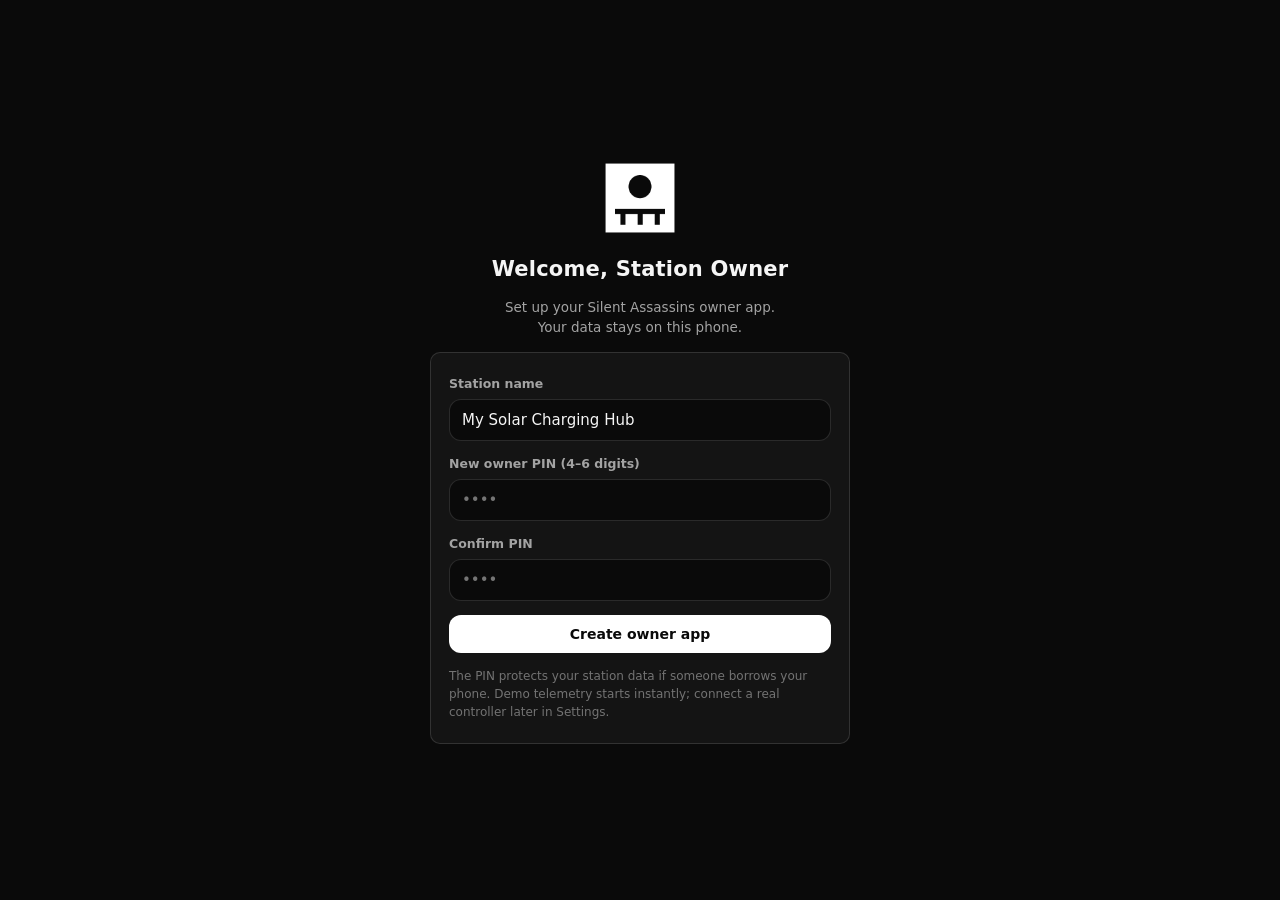
<file: owner/index.html>
<!DOCTYPE html>
<html lang="en">
<head>
  <meta charset="UTF-8" />
  <meta name="viewport" content="width=device-width, initial-scale=1, viewport-fit=cover, user-scalable=no" />
  <title>Silent Assassins — Station Owner</title>
  <meta name="description" content="Mobile owner app for the Silent Assassins solar power-sharing station: live telemetry, energy reports, alarms and an AI assistant powered by Ollama." />
  <meta name="theme-color" content="#0a0a0a" />
  <link rel="manifest" href="./manifest.webmanifest" />
  <link rel="icon" href="./icons/icon-192.png" />
  <link rel="apple-touch-icon" href="./icons/apple-touch-icon.png" />
  <meta name="apple-mobile-web-app-capable" content="yes" />
  <meta name="apple-mobile-web-app-status-bar-style" content="black-translucent" />
  <meta name="apple-mobile-web-app-title" content="Silent Assassins" />
  <meta name="mobile-web-app-capable" content="yes" />
  <link rel="stylesheet" href="./css/styles.css" />
</head>
<body>
  <div id="app" aria-live="polite">
    <!-- Populated by js/app.js -->
    <div class="boot-splash">
      <div class="boot-logo"><svg class="brand-mark" viewBox="0 0 44 44" aria-hidden="true"><rect x="1" y="1" width="42" height="42" fill="#fff"/><circle cx="22" cy="16" r="6" fill="#0a0a0a"/><path d="M8 30h28M12 30v7M22 30v7M32 30v7" stroke="#0a0a0a" stroke-width="2.5" fill="none"/></svg></div>
      <div class="boot-name">Silent Assassins</div>
      <div class="boot-sub">Starting station app…</div>
    </div>
  </div>
  <script type="module" src="./js/app.js"></script>
</body>
</html>
</file>
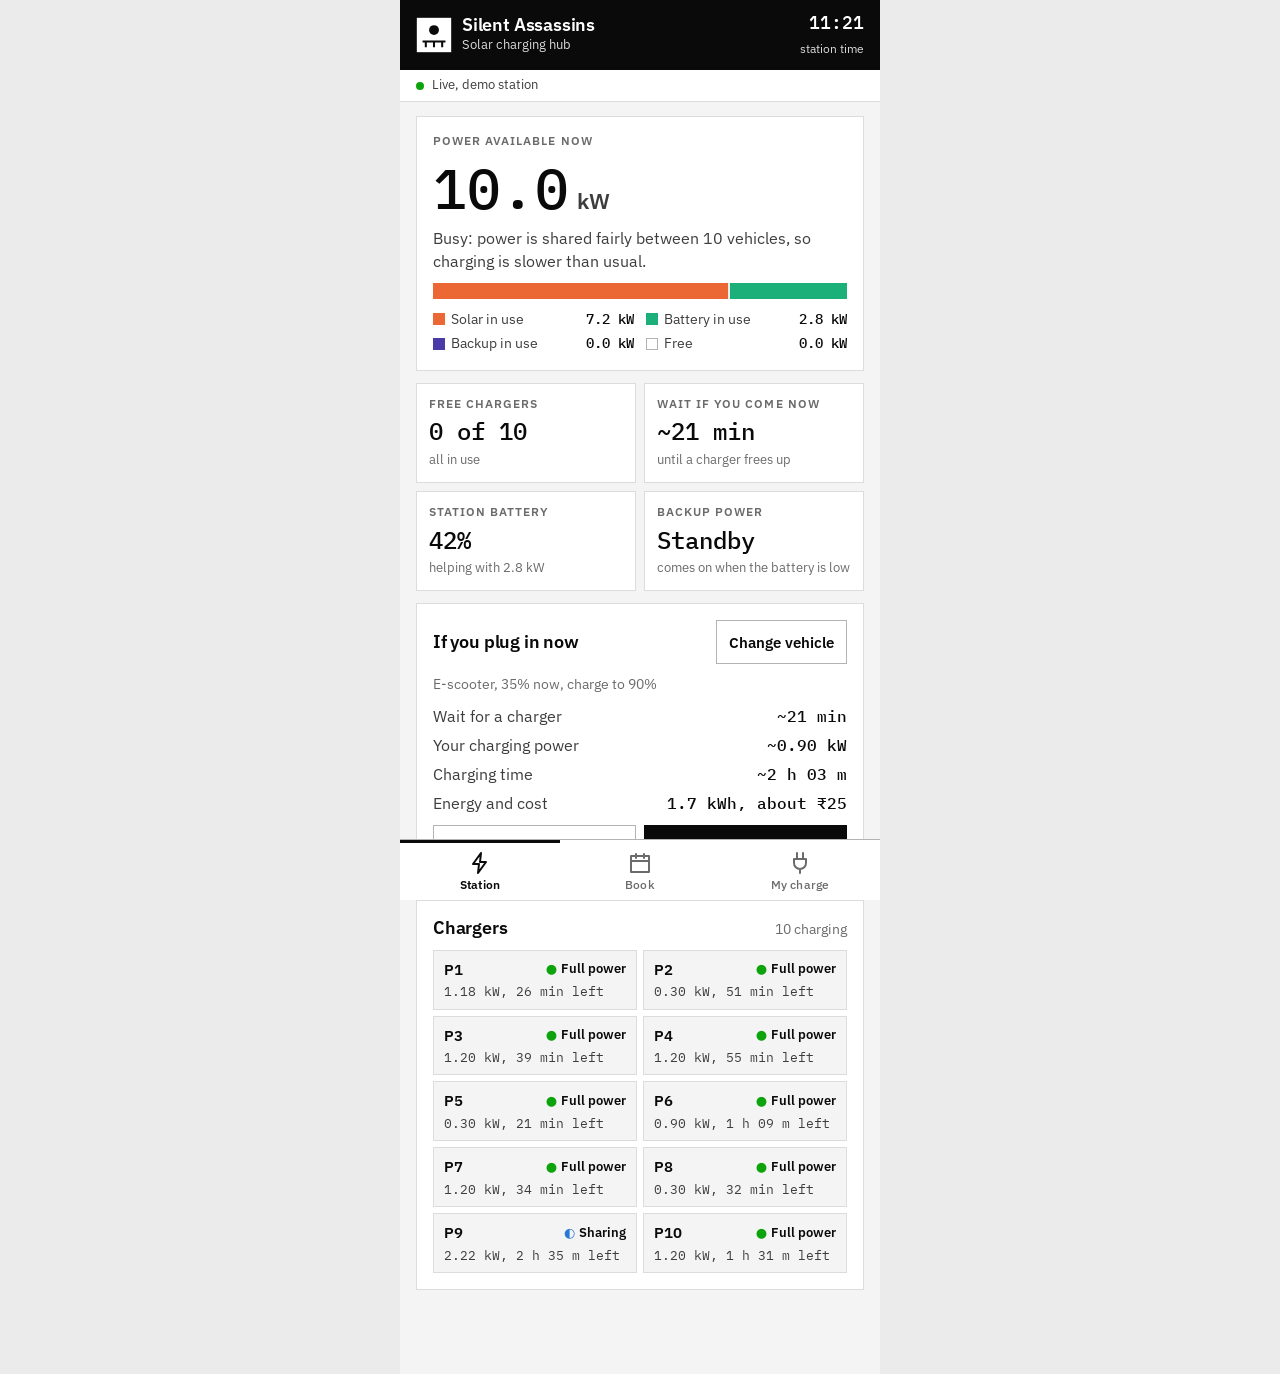
<file: app.html>
<!doctype html>
<html lang="en">
<head>
<meta charset="utf-8">
<meta name="viewport" content="width=device-width, initial-scale=1, viewport-fit=cover">
<meta name="theme-color" content="#0a0a0a" media="(prefers-color-scheme: light)">
<meta name="theme-color" content="#141414" media="(prefers-color-scheme: dark)">
<title>Silent Assassins Charge</title>
<link rel="stylesheet" href="https://fonts.googleapis.com/css2?family=IBM+Plex+Sans:wght@400;500;600;700&family=IBM+Plex+Mono:wght@400;500;600&display=swap">
<style>
/* Theme: black-and-white chrome; colour is kept for power sources and status only.
   Customer app: one column sized for a phone held in one hand. Three screens behind a bottom bar:
   what the station can give right now, booking an arrival slot, and the customer's own charge. */
:root{
  --bg:#f4f4f4; --panel:#ffffff; --panel-2:#ebebeb; --ink:#0a0a0a; --ink-2:#3d3d3d; --muted:#6b6b6b;
  --line:#dcdcdc; --line-2:#b3b3b3; --accent:#0a0a0a; --accent-ink:#ffffff; --accent-soft:#e6e6e6;
  --s-load:#2a78d6; --s-pv:#eb6834; --s-batt:#1baf7a; --s-grid:#4a3aa7;
  --good:#0ca30c; --warn:#fab219; --serious:#ec835a; --crit:#d03b3b; --crit-soft:#fbe6e6;
  --top:#0a0a0a; --top-line:#0a0a0a;
  --font-d:'IBM Plex Sans','Segoe UI',system-ui,sans-serif;
  --font-b:'IBM Plex Sans','Segoe UI',system-ui,-apple-system,sans-serif;
  --font-m:'IBM Plex Mono',ui-monospace,Consolas,monospace;
}
@media (prefers-color-scheme: dark){ :root:not([data-theme="light"]){
  --bg:#0a0a0a; --panel:#141414; --panel-2:#1f1f1f; --ink:#f5f5f5; --ink-2:#c4c4c4; --muted:#8f8f8f;
  --line:#2a2a2a; --line-2:#444444; --accent:#ffffff; --accent-ink:#0a0a0a; --accent-soft:#262626;
  --s-load:#3987e5; --s-pv:#d95926; --s-batt:#199e70; --s-grid:#9085e9; --crit-soft:#3a1c1c; --top:#141414; --top-line:#2a2a2a; color-scheme:dark } }
:root[data-theme="dark"]{
  --bg:#0a0a0a; --panel:#141414; --panel-2:#1f1f1f; --ink:#f5f5f5; --ink-2:#c4c4c4; --muted:#8f8f8f;
  --line:#2a2a2a; --line-2:#444444; --accent:#ffffff; --accent-ink:#0a0a0a; --accent-soft:#262626;
  --s-load:#3987e5; --s-pv:#d95926; --s-batt:#199e70; --s-grid:#9085e9; --crit-soft:#3a1c1c; --top:#141414; --top-line:#2a2a2a; color-scheme:dark }

*{box-sizing:border-box}
html{-webkit-text-size-adjust:100%}
body{margin:0;background:var(--panel-2);color:var(--ink);font-family:var(--font-b);font-size:16px;line-height:1.45}
[hidden]{display:none!important}
.app{max-width:480px;margin:0 auto;min-height:100vh;min-height:100dvh;background:var(--bg);display:flex;flex-direction:column}
h1,h2,h3{font-family:var(--font-d);font-weight:600;line-height:1.2;margin:0;letter-spacing:-.01em}
h1{font-size:18px} h2{font-size:18px} h3{font-size:16px}
p{margin:0} a{color:var(--accent)}
.mono,.num{font-family:var(--font-m);font-variant-numeric:tabular-nums}
.lab{font-family:var(--font-d);font-weight:600;font-size:11.5px;letter-spacing:.09em;text-transform:uppercase;color:var(--muted)}
.note{color:var(--muted);font-size:14px}

/* top bar */
.top{position:sticky;top:0;z-index:5;background:var(--top);color:#ffffff;border-bottom:1px solid var(--top-line);padding:10px 16px;padding-top:calc(10px + env(safe-area-inset-top,0px));display:flex;align-items:center;justify-content:space-between;gap:12px}
.brand{display:flex;gap:10px;align-items:center;min-width:0}
.brand svg{flex:none}
.brand span{display:block;font-size:13px;opacity:.85;white-space:nowrap;overflow:hidden;text-overflow:ellipsis}
.clock{text-align:right;flex:none}
.clock b{display:block;font-family:var(--font-m);font-weight:500;font-size:18px;font-variant-numeric:tabular-nums}
.clock span{font-size:12px;opacity:.85}
.livebar{display:flex;align-items:center;gap:8px;padding:6px 16px;font-size:13px;color:var(--ink-2);background:var(--panel);border-bottom:1px solid var(--line)}
.livebar i{width:8px;height:8px;border-radius:50%;background:var(--good);flex:none;animation:pulse 2s ease-in-out infinite}
@keyframes pulse{50%{opacity:.35}}
@media (prefers-reduced-motion:reduce){.livebar i{animation:none}}

main{flex:1;padding:14px 16px calc(84px + env(safe-area-inset-bottom,0px));display:flex;flex-direction:column;gap:12px}
section{display:flex;flex-direction:column;gap:12px}
.card{background:var(--panel);border:1px solid var(--line);padding:16px;display:flex;flex-direction:column;gap:10px;min-width:0}
.card-h{display:flex;justify-content:space-between;align-items:baseline;gap:8px}

/* controls: every tap target is at least 44px tall */
.btn{font-family:var(--font-b);font-size:16px;font-weight:600;min-height:46px;padding:10px 16px;border:1px solid var(--line-2);background:var(--panel);color:var(--ink);cursor:pointer;text-align:center}
.btn.primary{background:var(--accent);color:var(--accent-ink);border-color:var(--accent)}
.btn.danger{border-color:var(--crit);color:var(--crit)}
.btn:disabled{opacity:.5;cursor:not-allowed}
.btn.small{min-height:44px;padding:8px 12px;font-size:15px}
.row2{display:grid;grid-template-columns:1fr 1fr;gap:8px}
button:focus-visible,input:focus-visible,a:focus-visible,summary:focus-visible{outline:2px solid var(--accent);outline-offset:2px}

/* station screen */
.big{display:flex;align-items:baseline;gap:8px}
.big b{font-family:var(--font-m);font-weight:500;font-size:56px;line-height:1;font-variant-numeric:tabular-nums}
.big span{font-family:var(--font-d);font-weight:600;font-size:22px;color:var(--ink-2)}
.say{color:var(--ink-2)}
.say[data-alert="1"]{color:var(--crit);font-weight:600}
.mix{display:flex;gap:2px;height:16px;background:var(--panel-2);overflow:hidden}
.mix i{display:block;height:100%;min-width:0;transition:width .4s}
.mix i.free{background:repeating-linear-gradient(135deg,transparent 0 4px,var(--line-2) 4px 5px);outline:1px solid var(--line-2);outline-offset:-1px}
.leg{display:grid;grid-template-columns:1fr 1fr;gap:4px 12px;font-size:14px;color:var(--ink-2)}
.leg span{display:flex;align-items:center;gap:6px;white-space:nowrap}
.leg i{width:12px;height:12px;flex:none}
.leg b{font-family:var(--font-m);font-weight:500;color:var(--ink);margin-left:auto;font-variant-numeric:tabular-nums}
.tiles{display:grid;grid-template-columns:1fr 1fr;gap:8px}
.tile{background:var(--panel);border:1px solid var(--line);padding:12px;display:flex;flex-direction:column;gap:2px;min-width:0}
.tile b{font-family:var(--font-m);font-weight:500;font-size:24px;font-variant-numeric:tabular-nums}
.tile small{color:var(--muted);font-size:13px}
.kv{display:grid;grid-template-columns:1fr auto;gap:6px 12px;font-size:16px}
.kv span{color:var(--ink-2)} .kv b{font-family:var(--font-m);font-weight:500;font-variant-numeric:tabular-nums;text-align:right}
.plist{display:grid;grid-template-columns:1fr 1fr;gap:6px}
.pc{border:1px solid var(--line);background:var(--bg);padding:8px 10px;display:flex;flex-direction:column;gap:2px;min-width:0}
.pc[data-me="1"]{border:2px solid var(--accent)}
.pc-h{display:flex;justify-content:space-between;align-items:center;gap:6px}
.pc-h b{font-family:var(--font-d);font-size:15px;font-weight:600}
.pc small{font-family:var(--font-m);font-size:12.5px;color:var(--ink-2);white-space:nowrap;overflow:hidden;text-overflow:ellipsis}
.st{font-size:13px;font-weight:600;display:inline-flex;align-items:center;gap:4px;white-space:nowrap}
.st::before{content:"○";color:var(--muted)}
.st[data-s="full"]::before{content:"●";color:var(--good)}
.st[data-s="shared"]::before{content:"◐";color:var(--s-load)}
.st[data-s="hold"]::before,.st[data-s="trip"]::before{content:"▲";color:var(--warn)}
.st[data-s="fault"]::before{content:"■";color:var(--crit)}

/* booking screen */
.types{display:grid;grid-template-columns:1fr 1fr;gap:8px}
.types button{font-family:var(--font-b);text-align:left;min-height:60px;padding:8px 12px;border:1px solid var(--line-2);background:var(--panel);color:var(--ink);cursor:pointer;display:flex;flex-direction:column;gap:2px}
.types button b{font-size:16px;font-weight:600}
.types button small{font-size:12.5px;color:var(--muted);font-family:var(--font-m)}
.types button[aria-checked="true"]{background:var(--accent);border-color:var(--accent);color:var(--accent-ink)}
.types button[aria-checked="true"] small{color:var(--accent-ink);opacity:.85}
.field{display:flex;flex-direction:column;gap:2px}
.field label{display:flex;justify-content:space-between;align-items:baseline;font-size:15px;color:var(--ink-2)}
.field label b{font-family:var(--font-m);font-weight:500;font-size:18px;color:var(--ink)}
input[type=range]{width:100%;height:44px;margin:0;accent-color:var(--accent)}
.slots{list-style:none;margin:0;padding:0;display:flex;flex-direction:column;gap:6px}
.slot{display:grid;grid-template-columns:56px minmax(0,1fr) auto;gap:10px;align-items:center;padding:10px;border:1px solid var(--line);background:var(--bg)}
.slot[data-mine="1"]{border:2px solid var(--accent)}
.s-time b{display:block;font-family:var(--font-m);font-weight:500;font-size:18px;font-variant-numeric:tabular-nums}
.s-time span{font-size:12px;color:var(--muted)}
.s-body{display:flex;flex-direction:column;gap:4px;min-width:0}
.s-bar{height:8px;background:var(--panel-2)}
.s-bar i{display:block;height:100%;background:var(--ink);border-radius:0 3px 3px 0}
.s-meta{display:flex;justify-content:space-between;gap:8px;font-size:13px;color:var(--ink-2);white-space:nowrap}
.s-est{font-size:14px;font-family:var(--font-m);font-variant-numeric:tabular-nums}
.tag{font-family:var(--font-d);font-weight:600;font-size:10.5px;letter-spacing:.07em;text-transform:uppercase;color:var(--accent);border:1px solid var(--accent);padding:0 5px;margin-left:6px;white-space:nowrap}
.daysep{font-family:var(--font-d);font-weight:600;font-size:11.5px;letter-spacing:.09em;text-transform:uppercase;color:var(--muted);padding:6px 0 0}

/* my charge screen */
.token{font-family:var(--font-m);font-size:30px;font-weight:500;letter-spacing:.04em}
.prog{height:14px;background:var(--panel-2);position:relative}
.prog i{position:absolute;inset:0 auto 0 0;background:var(--ink);border-radius:0 4px 4px 0;transition:width .4s}
.prog em{position:absolute;top:-4px;bottom:-4px;width:2px;background:var(--muted)}
.pct{display:flex;justify-content:space-between;font-family:var(--font-m);font-size:14px;color:var(--ink-2)}
.blist{list-style:none;margin:0;padding:0;display:flex;flex-direction:column;gap:8px}
.blist li{border:1px solid var(--line);background:var(--bg);padding:12px;display:flex;flex-direction:column;gap:8px}
.blist .when{font-family:var(--font-m);font-size:20px;font-weight:500}
.blist .code{font-family:var(--font-m);color:var(--ink-2);font-size:14px}
.empty{color:var(--muted)}
.seg{display:flex}
.seg button{flex:1;font-family:var(--font-b);font-size:15px;min-height:44px;border:1px solid var(--line-2);background:var(--panel);color:var(--ink-2);cursor:pointer;margin-right:-1px}
.seg button[aria-pressed="true"]{background:var(--accent);color:var(--accent-ink);border-color:var(--accent);position:relative}
details summary{cursor:pointer;font-family:var(--font-d);font-weight:600;font-size:16px;min-height:28px}
details[open] summary{margin-bottom:10px}
details .in{display:flex;flex-direction:column;gap:10px}

/* bottom bar */
.nav{position:fixed;left:0;right:0;bottom:0;z-index:6;display:flex;justify-content:center;pointer-events:none}
.nav div{pointer-events:auto;width:100%;max-width:480px;display:grid;grid-template-columns:repeat(3,1fr);background:var(--panel);border-top:1px solid var(--line-2);padding-bottom:env(safe-area-inset-bottom,0px)}
.nav button{font-family:var(--font-d);font-weight:500;font-size:12px;letter-spacing:.01em;min-height:60px;border:0;background:none;color:var(--muted);cursor:pointer;display:flex;flex-direction:column;align-items:center;justify-content:center;gap:2px;border-top:3px solid transparent;position:relative}
.nav button[aria-current="page"]{color:var(--ink);font-weight:600;border-top-color:var(--accent)}
.nav svg{width:24px;height:24px;fill:none;stroke:currentColor;stroke-width:2;stroke-linecap:round;stroke-linejoin:round}
.nav .dot{position:absolute;top:8px;left:calc(50% + 10px);width:9px;height:9px;border-radius:50%;background:var(--good)}
.toast{position:fixed;left:50%;transform:translateX(-50%);bottom:calc(76px + env(safe-area-inset-bottom,0px));z-index:7;width:calc(100% - 32px);max-width:448px;background:var(--ink);color:var(--bg);padding:12px 14px;font-size:15px}
</style>
</head>
<body>
<div class="app">
  <header class="top">
    <div class="brand">
      <svg width="36" height="36" viewBox="0 0 44 44" aria-hidden="true"><rect x="1" y="1" width="42" height="42" fill="#ffffff"/><circle cx="22" cy="16" r="6" fill="#0a0a0a"/><path d="M8 30h28M12 30v7M22 30v7M32 30v7" stroke="#0a0a0a" stroke-width="2.5" fill="none"/></svg>
      <div style="min-width:0"><h1>Silent Assassins</h1><span>Solar charging hub</span></div>
    </div>
    <div class="clock"><b id="clock">--:--</b><span>station time</span></div>
  </header>
  <div class="livebar"><i></i><span id="src">Connecting to the station…</span></div>

  <main>
    <!-- STATION -->
    <section id="v-station">
      <div class="card">
        <span class="lab">Power available now</span>
        <div class="big"><b id="h-avail">0.0</b><span>kW</span></div>
        <p class="say" id="h-say"></p>
        <div class="mix" id="h-mix" role="img"></div>
        <div class="leg" id="h-leg"></div>
      </div>
      <div class="tiles">
        <div class="tile"><span class="lab">Free chargers</span><b id="t-free">0</b><small id="t-free-s"></small></div>
        <div class="tile"><span class="lab">Wait if you come now</span><b id="t-wait">0</b><small id="t-wait-s"></small></div>
        <div class="tile"><span class="lab">Station battery</span><b id="t-soc">0%</b><small id="t-soc-s"></small></div>
        <div class="tile"><span class="lab">Backup power</span><b id="t-grid">off</b><small id="t-grid-s"></small></div>
      </div>
      <div class="card">
        <div class="card-h"><h2>If you plug in now</h2><button class="btn small" data-go="book">Change vehicle</button></div>
        <p class="note" id="n-veh"></p>
        <div class="kv" id="n-kv"></div>
        <div class="row2"><button class="btn" id="join">Join now</button><button class="btn primary" data-go="book">Book a slot</button></div>
      </div>
      <div class="card">
        <div class="card-h"><h2>Chargers</h2><span class="note" id="p-note"></span></div>
        <div class="plist" id="plist"></div>
      </div>
    </section>

    <!-- BOOK -->
    <section id="v-book" hidden>
      <div class="card">
        <h2>Your vehicle</h2>
        <div class="types" id="types" role="radiogroup" aria-label="Vehicle type"></div>
        <div class="field"><label for="soc">Battery now <b id="soc-v"></b></label><input type="range" id="soc" min="5" max="90" step="5"></div>
        <div class="field"><label for="tgt">Charge to <b id="tgt-v"></b></label><input type="range" id="tgt" min="20" max="100" step="5"></div>
        <p class="note" id="need"></p>
      </div>
      <div class="card">
        <h2>Pick an arrival slot</h2>
        <p class="note">Booked slots get priority at the station and charge to your full target. The bar is the power the station expects to have, from the solar forecast plus the backup feed.</p>
        <ol class="slots" id="slots"></ol>
      </div>
    </section>

    <!-- MY CHARGE -->
    <section id="v-me" hidden>
      <div class="card" id="sess"></div>
      <div class="card">
        <h2>My bookings</h2>
        <ul class="blist" id="blist"></ul>
      </div>
      <details class="card">
        <summary>Demo controls</summary>
        <div class="in">
          <p class="note" id="d-note"></p>
          <span class="lab">Station clock speed</span>
          <div class="seg" id="speed"><button data-v="1" aria-pressed="true">1 min / s</button><button data-v="10" aria-pressed="false">10 min / s</button><button data-v="60" aria-pressed="false">1 h / s</button></div>
          <button class="btn" id="jump">Skip to my next booking</button>
          <a href="index.html" target="_blank" rel="noopener">Open the station dashboard</a>
        </div>
      </details>
    </section>
  </main>

  <nav class="nav" aria-label="Screens"><div>
    <button data-go="station" aria-current="page"><svg viewBox="0 0 24 24" aria-hidden="true"><path d="M13 2 5 13h6l-1 9 8-11h-6z"/></svg>Station</button>
    <button data-go="book"><svg viewBox="0 0 24 24" aria-hidden="true"><rect x="3" y="5" width="18" height="16"/><path d="M3 10h18M8 3v4M16 3v4"/></svg>Book</button>
    <button data-go="me"><svg viewBox="0 0 24 24" aria-hidden="true"><path d="M9 2v6M15 2v6M6 8h12v4a6 6 0 0 1-12 0zM12 18v4"/></svg>My charge<i class="dot" id="navdot" hidden></i></button>
  </div></nav>
  <div class="toast" id="toast" role="status" aria-live="polite" hidden></div>
</div>

<script src="model.js?v=2"></script>
<script src="station-link.js?v=2"></script>
<script>
(function () {
  'use strict';
  const { TYPES, Station, arrivalRate } = window.SS, Link = window.SSLink;
  const PRICE = 15;                      // ₹ per kWh delivered; the same starting assumption as the business case
  const KEY = 'silent-assistant-app-v1';
  const $ = id => document.getElementById(id);
  const clamp = (v, a, b) => Math.max(a, Math.min(b, v));
  const hhmm = t => { t = ((Math.round(t) % 1440) + 1440) % 1440; return String(Math.floor(t / 60)).padStart(2, '0') + ':' + String(t % 60).padStart(2, '0'); };
  const dur = m => { const n = Math.round(m); return n < 1 ? 'under 1 min' : n < 60 ? n + ' min' : Math.floor(n / 60) + ' h ' + String(n % 60).padStart(2, '0') + ' m'; };
  const inr = v => '₹' + Math.round(v).toLocaleString('en-IN');
  const esc = s => String(s).replace(/[&<>"]/g, c => ({ '&': '&amp;', '<': '&lt;', '>': '&gt;', '"': '&quot;' }[c]));
  const SL = { free: 'Free', full: 'Full power', shared: 'Sharing', hold: 'On hold', trip: 'Tripped', fault: 'Out of order' };
  const SPEC = { rick: 'E-rickshaw', scoot: 'E-scooter', cycle: 'E-cycle', phone: 'Phone / power bank', car: 'E-car' };

  /* ---------- what this phone remembers ---------- */
  let me = { v: { type: 'scoot', soc: 35, target: 90 }, bookings: [], session: null };
  try { const s = JSON.parse(localStorage.getItem(KEY)); if (s && s.v && TYPES[s.v.type]) { me = s; if (me.session) me.session.stale = true; } } catch (e) { /* first visit or storage blocked */ }
  const save = () => { try { localStorage.setItem(KEY, JSON.stringify(me)); } catch (e) { /* the app still works for this visit */ } };

  /* ---------- the station: a dashboard tab if one is open, otherwise a simulated station in this page ---------- */
  let st, snap = null, remoteAt = 0, speed = 1, seq = 0;
  const pending = new Map();
  function boot() {
    st = new Station({ smart: true, seed: 21, startMin: 540, auto: true });
    st.soc = 88; st.cloud = 0.15;
    ['rick', 'scoot', 'rick', 'cycle', 'car', 'rick', 'scoot', 'rick'].forEach(t => st.arrive(t, false));
    for (let i = 0; i < 140; i++) st.step(1);
  }
  const linked = () => Date.now() - remoteAt < 3000;
  const ch = 'BroadcastChannel' in window ? new BroadcastChannel(Link.CH) : null;
  if (ch) ch.onmessage = e => {
    const m = e.data; if (!m) return;
    if (m.kind === 'snap') { snap = m.snap; remoteAt = Date.now(); }
    else if (m.kind === 'reply' && pending.has(m.id)) { pending.get(m.id)(m.r); pending.delete(m.id); }
  };
  function send(cmd) {
    return new Promise(res => {
      if (!linked()) { const r = Link.handle(st, cmd); st.step(0); snap = Link.snapshot(st, 'local'); res(r); return; }
      const id = (++seq) + '-' + Math.random().toString(36).slice(2, 8);
      pending.set(id, res); ch.postMessage({ kind: 'cmd', id: id, cmd: cmd });
      setTimeout(() => { if (pending.has(id)) { pending.delete(id); res({ ok: false, why: 'The station did not answer. Please try again.' }); } }, 2000);
    });
  }
  function advance(min) { let left = min; while (left > 1e-9) { const d = Math.min(1, left); st.step(d); left -= d; } }
  const now = () => snap.day * 1440 + snap.t;

  /* ---------- estimates ---------- */
  // Minutes to charge at a given power share; charging tapers above 80% as it does at the station.
  function chargeMin(type, soc, target, share) {
    const T = TYPES[type]; let min = 0;
    for (let s = soc; s < target; s++) {
      const taper = s < 80 ? 1 : 1 - 0.7 * (s - 80) / 20;
      min += (T.cap / 100) / (Math.max(0.02, Math.min(share, T.max * taper)) * snap.cfg.chgEff) * 60;
    }
    return min;
  }
  const needKwh = v => Math.max(0, v.target - v.soc) / 100 * TYPES[v.type].cap;
  // Expected station power in a future slot: clear-sky solar scaled by today's cloud, plus the backup feed. Battery support is left out, so this is cautious.
  function forecast(t) {
    const c = snap.cfg, x = (t - 360) / 720, clear = x > 0 && x < 1 ? Math.pow(Math.sin(Math.PI * x), 1.2) : 0;
    const power = Math.min(c.busKw, c.pvKwp * c.pvDerate * clear * (1 - 0.75 * snap.cloud) + c.gridKw);
    const busy = clamp(arrivalRate(t) * c.arrX * 1.2, 1, c.ports);      // vehicles expected on charge
    return { power: power, busy: busy };
  }
  const shareOf = (type, power, vehicles) => Math.min(TYPES[type].max, TYPES[type].car ? snap.cfg.carMax : snap.cfg.portMax, power / Math.max(1, vehicles));
  const waitNow = () => TYPES[me.v.type].car ? snap.waitCar : snap.waitNew;      // cars can only use the car bays

  /* ---------- station screen ---------- */
  let plSig = null;
  function renderStation() {
    const s = snap, c = s.cfg, occ = s.ports.filter(p => p.token).length, free = s.ports.filter(p => p.state === 'free').length;
    $('h-avail').textContent = s.tripped ? '0.0' : s.budget.toFixed(1);
    const say = $('h-say');
    say.dataset.alert = s.tripped ? 1 : 0;
    say.textContent = s.tripped ? 'The station has tripped on overload. Charging resumes in about ' + Math.ceil(s.tripLeft) + ' min.'
      : s.budget < 0.15 ? 'No power right now: the sun is down and the backup feed is not available.'
      : !occ ? 'No vehicle is charging. Plug in and you get full power.'
      : s.limiter === 'none' ? 'Every vehicle is charging at full power.'
      : 'Busy: power is shared fairly between ' + occ + ' vehicles, so charging is slower than usual.';
    const batt = Math.max(0, s.batt), solar = Math.max(0, s.load - batt - s.grid), spare = Math.max(0, s.budget - s.load);
    const parts = [['Solar', solar, 'var(--s-pv)'], ['Battery', batt, 'var(--s-batt)'], ['Backup', s.grid, 'var(--s-grid)']];
    $('h-mix').innerHTML = parts.map(p => p[1] > 0.02 ? `<i style="width:${(p[1] / c.busKw * 100).toFixed(1)}%;background:${p[2]}"></i>` : '').join('') + (spare > 0.02 ? `<i class="free" style="width:${(spare / c.busKw * 100).toFixed(1)}%"></i>` : '');
    $('h-mix').setAttribute('aria-label', 'In use ' + s.load.toFixed(1) + ' kilowatts of ' + s.budget.toFixed(1) + ' available; station limit ' + c.busKw + ' kilowatts');
    $('h-leg').innerHTML = parts.map(p => `<span><i style="background:${p[2]}"></i>${p[0]} in use<b>${p[1].toFixed(1)} kW</b></span>`).join('') + `<span><i class="free" style="outline:1px solid var(--line-2);outline-offset:-1px"></i>Free<b>${spare.toFixed(1)} kW</b></span>`;

    $('t-free').textContent = free + ' of ' + c.ports;
    $('t-free-s').textContent = s.queue.length ? s.queue.length + ' waiting in the queue' : free ? 'no queue' : 'all in use';
    const w = waitNow(), bay = TYPES[me.v.type].car ? 'car bay' : 'charger';
    $('t-wait').textContent = w < 0 ? 'Unknown' : w < 1 ? 'No wait' : '~' + dur(w);
    $('t-wait-s').textContent = w < 0 ? 'cannot be estimated now' : w < 1 ? 'a ' + bay + ' is free' : 'until a ' + bay + ' frees up';
    $('t-soc').textContent = Math.round(s.soc) + '%';
    $('t-soc-s').textContent = s.batt > 0.02 ? 'helping with ' + s.batt.toFixed(1) + ' kW' : s.batt < -0.02 ? 'charging from the sun' : 'idle';
    $('t-grid').textContent = s.grid > 0.02 ? s.grid.toFixed(1) + ' kW' : s.gridAvail > 0 ? 'Ready' : 'Standby';
    $('t-grid-s').textContent = s.gridAvail > 0 ? 'on, keeps charging going' : 'comes on when the battery is low';

    const v = me.v, share = shareOf(v.type, s.budget, occ + (free ? 1 : 0)), need = needKwh(v);
    $('n-veh').textContent = SPEC[v.type] + ', ' + v.soc + '% now, charge to ' + v.target + '%';
    $('n-kv').innerHTML = `<span>Wait for a charger</span><b>${w < 0 ? 'unknown' : w < 1 ? 'none' : '~' + dur(w)}</b>` +
      `<span>Your charging power</span><b>~${share.toFixed(2)} kW</b>` +
      `<span>Charging time</span><b>${share > 0.03 ? '~' + dur(chargeMin(v.type, v.soc, v.target, share)) : 'unknown'}</b>` +
      `<span>Energy and cost</span><b>${need.toFixed(1)} kWh, about ${inr(need * PRICE)}</b>`;
    $('join').disabled = !!active() || s.queue.length >= c.queueMax;

    const tok = active() ? me.session.token : null;
    const sig = s.ports.map(p => p.id + p.state + (p.token === tok)).join('|');
    if (sig !== plSig) {
      plSig = sig;
      $('plist').innerHTML = s.ports.map(p => `<div class="pc" data-me="${p.token && p.token === tok ? 1 : 0}"><div class="pc-h"><b>P${p.id}</b><span class="st" data-s="${p.state}">${p.token && p.token === tok ? 'You' : SL[p.state]}</span></div><small></small></div>`).join('');
    }
    [...$('plist').children].forEach((el, i) => {
      const p = s.ports[i];
      el.lastChild.textContent = p.state === 'free' ? (p.car ? 'car bay, 3.3 kW' : 'plug in here') : p.state === 'fault' ? 'being repaired' : p.state === 'trip' ? 'waiting for reset' : p.set.toFixed(2) + ' kW, ' + dur(p.left) + ' left';
    });
    $('p-note').textContent = occ + ' charging';
  }

  /* ---------- booking screen ---------- */
  let slSig = null;
  function buildTypes() {
    $('types').innerHTML = Object.keys(TYPES).map(k => `<button role="radio" data-type="${k}" aria-checked="false"><b>${SPEC[k]}</b><small>up to ${TYPES[k].max} kW, ${TYPES[k].cap} kWh</small></button>`).join('');
    $('types').addEventListener('click', e => { const b = e.target.closest('button'); if (!b) return; me.v.type = b.dataset.type; save(); render(); });
    $('soc').addEventListener('input', e => { me.v.soc = +e.target.value; if (me.v.target < me.v.soc + 10) me.v.target = Math.min(100, me.v.soc + 10); save(); render(); });
    $('tgt').addEventListener('input', e => { me.v.target = Math.max(+e.target.value, me.v.soc + 10); save(); render(); });
  }
  function renderBook() {
    const v = me.v, c = snap.cfg;
    [...$('types').children].forEach(b => b.setAttribute('aria-checked', b.dataset.type === v.type));
    if (document.activeElement !== $('soc')) $('soc').value = v.soc;
    if (document.activeElement !== $('tgt') || +$('tgt').value !== v.target) $('tgt').value = v.target;
    $('soc-v').textContent = v.soc + '%'; $('tgt-v').textContent = v.target + '%';
    $('need').textContent = 'Needs ' + needKwh(v).toFixed(1) + ' kWh, about ' + inr(needKwh(v) * PRICE) + ' at ₹' + PRICE + ' per kWh.';

    // Arrival slots: every half hour from now, 06:00 to 22:00, today and into tomorrow.
    const first = Math.ceil((now() + 1) / 30) * 30, rows = [];
    for (let a = first; rows.length < 18 && a < first + 1440; a += 30) {
      const t = a % 1440; if (t < 360 || t > 1290) continue;
      const f = forecast(t), share = shareOf(v.type, f.power, f.busy);
      rows.push({ abs: a, t: t, f: f, min: chargeMin(v.type, v.soc, v.target, share), mine: me.bookings.some(b => b.abs === a) });
    }
    const best = rows.reduce((m, r) => (!m || r.min < m.min - 0.5 ? r : m), null);
    const sig = rows.map(r => r.abs + ':' + r.f.power.toFixed(1) + ':' + Math.round(r.min) + ':' + r.mine).join('|') + '|' + snap.day;
    if (sig === slSig) return;
    slSig = sig;
    let html = '', day = snap.day;
    rows.forEach(r => {
      const d = Math.floor(r.abs / 1440);
      if (d !== day) { day = d; html += '<li class="daysep">Tomorrow</li>'; }
      const lvl = r.f.busy / c.ports;
      html += `<li class="slot" data-mine="${r.mine ? 1 : 0}"><div class="s-time"><b>${hhmm(r.t)}</b><span>to ${hhmm(r.t + 30)}</span></div>` +
        `<div class="s-body"><div class="s-bar"><i style="width:${(r.f.power / c.busKw * 100).toFixed(0)}%"></i></div>` +
        `<div class="s-meta"><span>${r.f.power.toFixed(1)} kW expected</span><span>${lvl < 0.3 ? 'Quiet' : lvl < 0.5 ? 'Moderate' : 'Busy'}</span></div>` +
        `<div class="s-est">~${dur(r.min)}${r === best ? '<span class="tag">Fastest</span>' : ''}</div></div>` +
        `<button class="btn small${r.mine ? '' : ' primary'}" data-abs="${r.abs}" ${r.mine ? 'disabled' : ''}>${r.mine ? 'Booked' : 'Book'}</button></li>`;
    });
    $('slots').innerHTML = html;
  }
  function book(abs) {
    if (me.bookings.length >= 3) { toast('You already hold 3 bookings. Cancel one first.'); return; }
    const v = me.v, code = 'SA-' + hhmm(abs % 1440).replace(':', '') + '-' + Math.random().toString(36).slice(2, 5).toUpperCase();
    me.bookings.push({ abs: abs, type: v.type, soc: v.soc, target: v.target, code: code });
    me.bookings.sort((a, b) => a.abs - b.abs); save(); slSig = null; blSig = null; render();
    toast('Booked ' + hhmm(abs % 1440) + ' to ' + hhmm(abs % 1440 + 30) + '. Check in from ' + hhmm(abs % 1440 - 10) + ' under My charge.');
  }

  /* ---------- my charge screen ---------- */
  const active = () => me.session && !me.session.done;
  async function checkin(b) {
    if (active()) { toast('You already have a charge in progress.'); return; }
    const v = b || me.v;
    const r = await send({ kind: 'checkin', type: v.type, soc: v.soc, target: v.target, prio: !!b });
    if (!r.ok) { toast(r.why); return; }
    me.session = { token: r.token, type: v.type, soc0: v.soc, soc: v.soc, target: v.target, kwh: 0, booked: !!b, done: false };
    if (b) me.bookings = me.bookings.filter(x => x !== b);
    save(); blSig = null; slSig = null; go('me'); render();
    toast('Checked in. Your token is ' + r.token + '.');
  }
  function track() {              // follow our token through the station snapshot
    const s = me.session; if (!s || s.done) return;
    const p = snap.ports.find(x => x.token === s.token), qi = snap.queue.findIndex(x => x.token === s.token);
    if (p) { s.seen = true; s.stale = false; s.port = p.id; s.state = p.state; s.set = p.set; s.left = p.left; s.soc = p.soc; s.kwh = p.kwh; s.pos = -1; }
    else if (qi >= 0) { s.seen = true; s.stale = false; s.port = null; s.pos = qi; s.wait = snap.queue[qi].wait; }
    else if (s.stale) { me.session = null; save(); }                    // left over from an earlier visit
    else if (s.seen) { s.done = true; save(); toast('Charging finished at ' + Math.round(s.soc) + '%.'); }
  }
  // The cards are rebuilt only when their layout changes; numbers are then updated in place,
  // so a button is never replaced while a finger is on it.
  let blSig = null, seSig = null;
  function renderMe() {
    const s = me.session, el = $('sess');
    $('navdot').hidden = !active();
    const mode = !s ? 'none' : s.done ? 'done' : s.port ? 'charge' + (s.booked ? 'B' : 'W') : 'wait';
    if (mode !== seSig) {
      seSig = mode;
      el.innerHTML = mode === 'none' ? '<h2>No charge in progress</h2><p class="empty">Book a slot, or join the queue from the Station screen. Your charging status will appear here.</p>'
        : mode === 'done' ? '<h2>Charge complete</h2><div class="kv"><span>Token</span><b id="x-tok"></b><span>Battery</span><b id="x-batt"></b><span>Energy</span><b id="x-kwh"></b><span>To pay</span><b id="x-cost"></b></div><button class="btn primary" id="s-done">Done</button>'
        : mode === 'wait' ? '<span class="lab">Waiting for a charger</span><div class="token" id="x-tok"></div><div class="kv"><span>Your place in the queue</span><b id="x-pos"></b><span>Estimated wait</span><b id="x-wait"></b></div><p class="note">Stay near the station. Your port number appears here as soon as a charger is free.</p><button class="btn danger" id="s-stop">Leave the queue</button>'
        : '<div class="card-h"><span class="lab" id="x-port"></span><span class="st" id="x-st"></span></div><div class="big"><b id="x-kw"></b><span>kW now</span></div>' +
          '<div class="prog" id="x-prog" role="img"><i></i><em></em></div><div class="pct"><span id="x-now"></span><span id="x-tgt"></span></div>' +
          '<div class="kv"><span>Token</span><b id="x-tok"></b><span>Time left</span><b id="x-left"></b><span>Energy so far</span><b id="x-kwh"></b><span>Cost so far</span><b id="x-cost"></b></div>' +
          (mode === 'chargeW' ? `<p class="note">Walk-in fair use: while others are waiting, a session ends at ${snap.cfg.fairSoc}% or ${snap.cfg.fairKwh} kWh. Booked slots charge to the full target.</p>` : '') +
          '<button class="btn danger" id="s-stop">Stop charging and unplug</button>';
    }
    const put = (id, v) => { const e = $(id); if (e && e.textContent !== v) e.textContent = v; };
    if (s) {
      put('x-tok', s.token); put('x-kwh', s.kwh.toFixed(2) + ' kWh'); put('x-cost', inr(s.kwh * PRICE));
      put('x-batt', s.soc0 + '% to ' + Math.round(s.soc) + '%');
      put('x-pos', String((s.pos || 0) + 1)); put('x-wait', s.wait == null || s.wait < 0 ? 'unknown' : '~' + dur(s.wait));
      if (s.port && !s.done) {
        put('x-port', 'Charging at port ' + s.port); put('x-st', SL[s.state] || ''); $('x-st').dataset.s = s.state;
        put('x-kw', s.set.toFixed(2)); put('x-now', Math.round(s.soc) + '% now'); put('x-tgt', 'target ' + s.target + '%');
        put('x-left', s.state === 'hold' ? 'waiting for power' : s.state === 'trip' ? 'station tripped' : '~' + dur(s.left));
        const pr = $('x-prog'); pr.firstChild.style.width = clamp(s.soc, 0, 100).toFixed(1) + '%'; pr.lastChild.style.left = s.target + '%';
        pr.setAttribute('aria-label', 'Battery ' + Math.round(s.soc) + ' percent, target ' + s.target + ' percent');
      }
    }

    const t = now(), phase = b => { const d = b.abs - t; return d > 10 ? 'early' : d >= -45 ? 'open' : 'past'; };
    const sig = me.bookings.map(b => b.code + phase(b)).join('|') + '|' + !!active();
    if (sig !== blSig) {
      blSig = sig;
      $('blist').innerHTML = me.bookings.length ? me.bookings.map((b, i) => {
        const tm = b.abs % 1440, ph = phase(b);
        return `<li><div class="card-h"><span class="when">${hhmm(tm)} to ${hhmm(tm + 30)}</span><span class="code">${esc(b.code)}</span></div>` +
          `<span>${SPEC[b.type]}, ${b.soc}% to ${b.target}%</span><span class="note" data-state></span>` +
          `<div class="row2"><button class="btn primary" data-in="${i}" ${ph !== 'open' || active() ? 'disabled' : ''}>Check in</button><button class="btn" data-x="${i}">${ph === 'past' ? 'Remove' : 'Cancel'}</button></div></li>`;
      }).join('') : '<li class="empty" style="border:0;padding:0;background:none">No bookings yet.</li>';
    }
    [...$('blist').querySelectorAll('[data-state]')].forEach((e, i) => {
      const b = me.bookings[i]; if (!b) return;
      const d = b.abs - t, ph = phase(b), txt = ph === 'early' ? 'Check-in opens at ' + hhmm(b.abs % 1440 - 10) + ', in ' + dur(d - 10) : ph === 'open' ? 'Check-in is open now' : 'This slot has passed';
      if (e.textContent !== txt) e.textContent = txt;
    });
    put('d-note', linked() ? 'Linked to the station dashboard open in another tab. The dashboard controls the clock, and your check-in appears there as a vehicle.' : 'This is a demo: the station is simulated on your phone and its clock runs fast. Bookings are kept on this phone only.');
    $('speed').style.opacity = linked() ? 0.5 : 1; $('jump').disabled = linked() || !me.bookings.length;
  }

  /* ---------- shell ---------- */
  let view = 'station', toastT = 0;
  function toast(msg) { const t = $('toast'); t.textContent = msg; t.hidden = false; clearTimeout(toastT); toastT = setTimeout(() => { t.hidden = true; }, 4200); }
  function go(name) {
    if (!$('v-' + name)) return;
    view = name;
    ['station', 'book', 'me'].forEach(n => { $('v-' + n).hidden = n !== name; });
    document.querySelectorAll('.nav button').forEach(b => { if (b.dataset.go === name) b.setAttribute('aria-current', 'page'); else b.removeAttribute('aria-current'); });
    try { history.replaceState(null, '', '#' + name); } catch (e) { /* hash is a convenience only */ }
    window.scrollTo(0, 0);
  }
  function render() {
    if (!snap) return;
    track();
    $('clock').textContent = hhmm(snap.t);
    $('src').textContent = linked() ? 'Live from the station dashboard' : 'Live, demo station';
    if (view === 'station') renderStation(); else if (view === 'book') renderBook();
    renderMe();
  }
  document.addEventListener('click', e => {
    const b = e.target.closest('button'); if (!b) return;
    if (b.dataset.go) { go(b.dataset.go); render(); }
    else if (b.dataset.abs) book(+b.dataset.abs);
    else if (b.dataset.in) checkin(me.bookings[+b.dataset.in]);
    else if (b.dataset.x) { me.bookings.splice(+b.dataset.x, 1); save(); blSig = null; slSig = null; render(); }
    else if (b.id === 'join') checkin(null);
    else if (b.id === 's-stop') send({ kind: 'leave', token: me.session.token }).then(() => { me.session = null; save(); render(); toast('You have left the station.'); });
    else if (b.id === 's-done') { me.session = null; save(); render(); }
    else if (b.id === 'jump') { const nb = me.bookings.find(x => x.abs - 8 > now()) || me.bookings[0]; let n = 0; while (st.day * 1440 + st.t < nb.abs - 8 && n++ < 3000) st.step(1); snap = Link.snapshot(st, 'local'); slSig = null; blSig = null; render(); }
    else if (b.parentNode.id === 'speed') { speed = +b.dataset.v; [...$('speed').children].forEach(x => x.setAttribute('aria-pressed', x === b)); }
  });

  boot(); buildTypes();
  snap = Link.snapshot(st, 'local');
  if (location.hash.length > 1) go(location.hash.slice(1));
  render();
  setInterval(() => { if (!linked()) { advance(speed * 0.25); snap = Link.snapshot(st, 'local'); } render(); }, 250);
})();
</script>
</body>
</html>
</file>
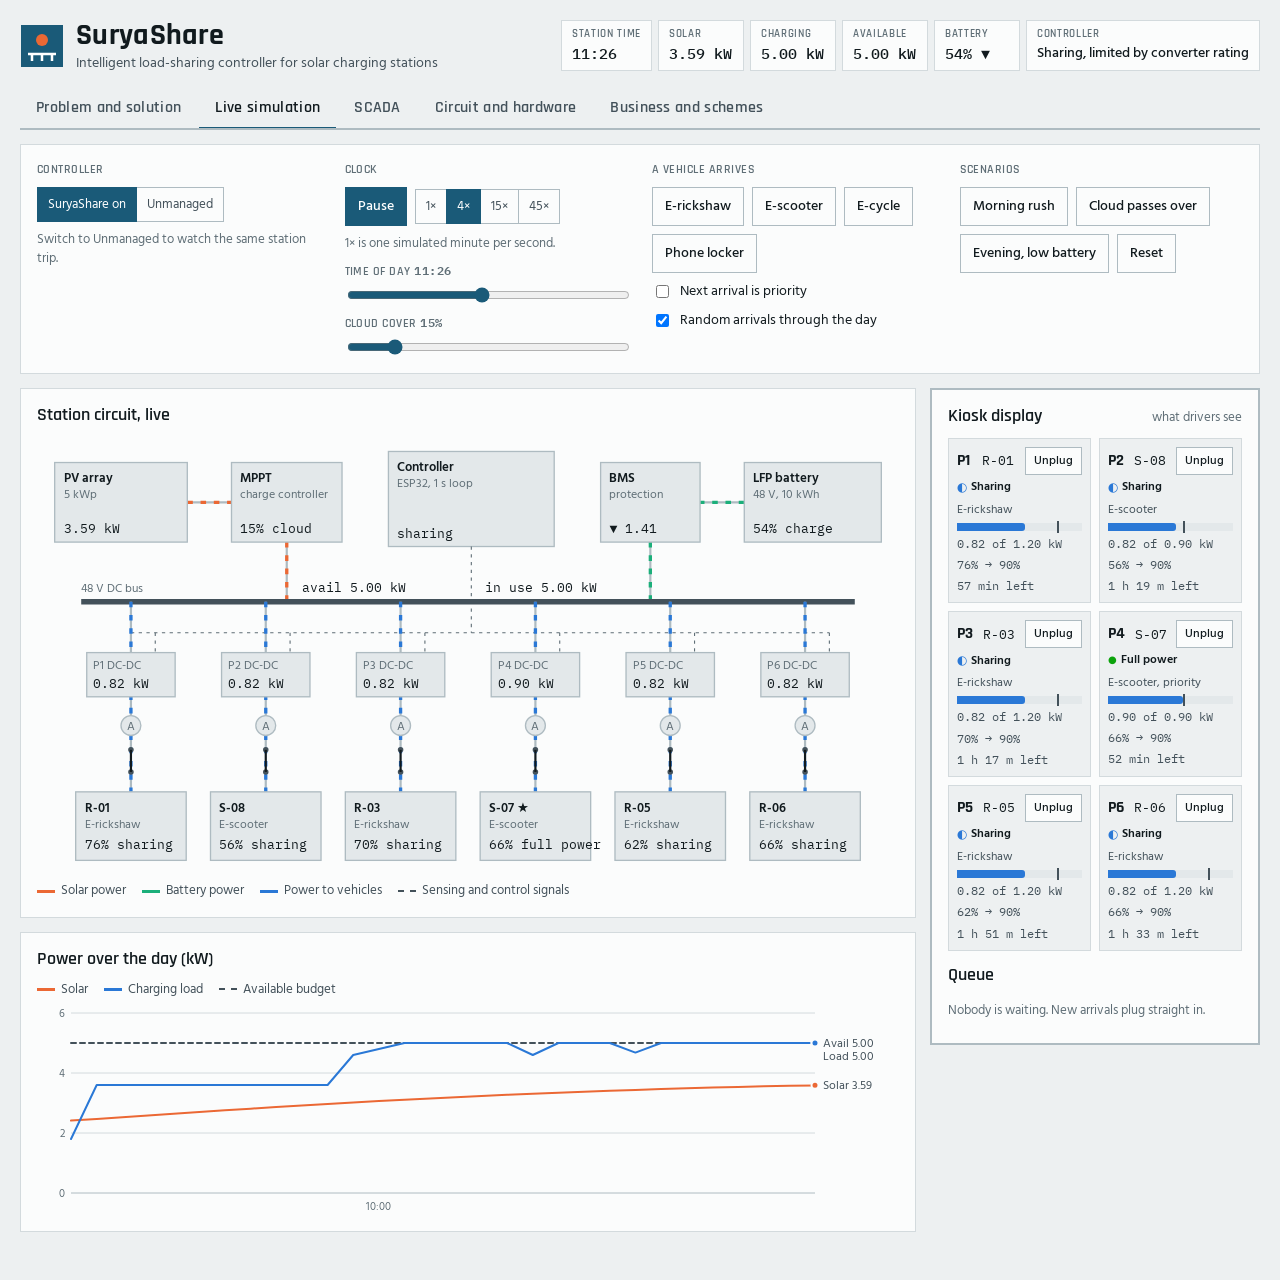
<file: index-classic.html>
<!doctype html>
<html lang="en">
<head>
<meta charset="utf-8">
<meta name="viewport" content="width=device-width, initial-scale=1, viewport-fit=cover">
<style>body{margin:0;font:14px system-ui,sans-serif}img{max-width:100%}[hidden]{display:none!important}</style>
</head>
<body>
<title>SuryaShare Charging Hub</title>
<link rel="stylesheet" href="https://fonts.googleapis.com/css2?family=Hind:wght@400;500;600&family=IBM+Plex+Mono:wght@400;500;600&family=Rajdhani:wght@500;600;700&display=swap">
<style>
/* Layout: a control-room console. A live status rail on top, tabbed work areas below; the plant is drawn in
   grays and colour is kept for power flows and abnormal states, the way SCADA screens are built (ISA-101). */
:root{
  --bg:#edf0f1; --panel:#fbfcfc; --panel-2:#e3e8ea; --ink:#111a1e; --ink-2:#43515a; --muted:#5f6e76;
  --line:#d3dadd; --line-2:#aebbc1; --accent:#1a5a78; --accent-ink:#ffffff; --accent-soft:#dbeaf1;
  --s-load:#2a78d6; --s-pv:#eb6834; --s-batt:#1baf7a;
  --good:#0ca30c; --warn:#fab219; --serious:#ec835a; --crit:#d03b3b; --crit-soft:#fbe6e6;
  --font-d:'Rajdhani','Segoe UI',system-ui,sans-serif;
  --font-b:'Hind','Segoe UI',system-ui,-apple-system,sans-serif;
  --font-m:'IBM Plex Mono',ui-monospace,Consolas,monospace;
}
@media (prefers-color-scheme: dark){ :root:not([data-theme="light"]){
  --bg:#0c1215; --panel:#151c20; --panel-2:#1e282d; --ink:#f1f5f6; --ink-2:#bcc8cd; --muted:#8e9ca3;
  --line:#28343a; --line-2:#3d4b52; --accent:#7cc4e2; --accent-ink:#0c1215; --accent-soft:#16303c;
  --s-load:#3987e5; --s-pv:#d95926; --s-batt:#199e70; --crit-soft:#3a1c1c; color-scheme:dark } }
:root[data-theme="dark"]{
  --bg:#0c1215; --panel:#151c20; --panel-2:#1e282d; --ink:#f1f5f6; --ink-2:#bcc8cd; --muted:#8e9ca3;
  --line:#28343a; --line-2:#3d4b52; --accent:#7cc4e2; --accent-ink:#0c1215; --accent-soft:#16303c;
  --s-load:#3987e5; --s-pv:#d95926; --s-batt:#199e70; --crit-soft:#3a1c1c; color-scheme:dark }

*{box-sizing:border-box}
body{background:var(--bg);color:var(--ink);font-family:var(--font-b);font-size:15px;line-height:1.5}
.app{max-width:1280px;margin:0 auto;padding-inline:20px;padding-block:18px 48px;display:flex;flex-direction:column;gap:14px}
h1,h2,h3{font-family:var(--font-d);font-weight:700;line-height:1.15;margin:0;text-wrap:balance}
h1{font-size:30px;letter-spacing:.01em} h2{font-size:24px} h3{font-size:18px;font-weight:600}
p{margin:0;max-width:68ch} a{color:var(--accent)}
.num,.mono{font-family:var(--font-m);font-variant-numeric:tabular-nums}
.eyebrow{font-family:var(--font-d);font-weight:600;font-size:13px;letter-spacing:.09em;text-transform:uppercase;color:var(--muted)}
.note{color:var(--muted);font-size:13px}

/* header + live rail */
.top{display:flex;flex-wrap:wrap;gap:12px 28px;align-items:center;justify-content:space-between}
.brand{display:flex;gap:12px;align-items:center;min-width:0}
.brand svg{flex:none} .brand p{color:var(--ink-2);font-size:14px}
.rail{display:flex;flex-wrap:wrap;gap:6px}
.chip{background:var(--panel);border:1px solid var(--line);padding:5px 10px;display:flex;flex-direction:column;min-width:86px}
.chip span{font-size:11px;letter-spacing:.06em;text-transform:uppercase;color:var(--muted);font-family:var(--font-d);font-weight:600}
.chip b{font-family:var(--font-m);font-weight:500;font-size:15px;font-variant-numeric:tabular-nums}
.chip.wide{min-width:210px} .chip.wide b{font-family:var(--font-b);font-weight:500;font-size:14px}
.chip[data-alert="1"]{border-color:var(--crit);background:var(--crit-soft)}

.tabs{display:flex;gap:2px;overflow-x:auto;border-bottom:2px solid var(--line-2);position:sticky;top:env(safe-area-inset-top,0px);background:var(--bg);z-index:5}
.tabs button{font-family:var(--font-d);font-weight:600;font-size:16px;letter-spacing:.02em;padding:9px 16px;border:0;background:none;color:var(--ink-2);cursor:pointer;white-space:nowrap;border-bottom:3px solid transparent;margin-bottom:-2px}
.tabs button[aria-selected="true"]{color:var(--ink);border-bottom-color:var(--accent)}
button:focus-visible,input:focus-visible,select:focus-visible,a:focus-visible{outline:2px solid var(--accent);outline-offset:2px}

.panel{background:var(--panel);border:1px solid var(--line);padding:16px;min-width:0}
.panel > h3{margin-bottom:10px}
.stack{display:flex;flex-direction:column;gap:14px;min-width:0}
.grid2{display:grid;grid-template-columns:repeat(auto-fit,minmax(min(100%,340px),1fr));gap:14px}
.scroll-x{overflow-x:auto}

/* controls */
.btn{font-family:var(--font-b);font-size:14px;font-weight:500;padding:7px 12px;border:1px solid var(--line-2);background:var(--panel);color:var(--ink);cursor:pointer}
.btn:hover{background:var(--panel-2)}
.btn.primary{background:var(--accent);color:var(--accent-ink);border-color:var(--accent)}
.btn.small{padding:3px 8px;font-size:12px}
.btn[aria-pressed="true"]{background:var(--crit-soft);border-color:var(--crit)}
.seg{display:inline-flex;flex-wrap:wrap}
.seg button{font-family:var(--font-b);font-size:13px;padding:6px 10px;border:1px solid var(--line-2);background:var(--panel);color:var(--ink-2);cursor:pointer;margin-right:-1px}
.seg button[aria-pressed="true"]{background:var(--accent);color:var(--accent-ink);border-color:var(--accent);position:relative}
.row{display:flex;flex-wrap:wrap;gap:8px;align-items:center}
.field{display:flex;flex-direction:column;gap:4px;min-width:0}
.field label,.lab{font-size:12px;color:var(--muted);letter-spacing:.04em;text-transform:uppercase;font-family:var(--font-d);font-weight:600}
input[type=range]{width:100%;accent-color:var(--accent)}
input[type=number],select{font-family:var(--font-m);font-size:14px;padding:6px 8px;border:1px solid var(--line-2);background:var(--panel);color:var(--ink);width:100%}
.check{display:flex;gap:8px;align-items:center;font-size:14px}

/* simulation layout */
.sim{display:grid;grid-template-columns:minmax(0,1fr) 330px;gap:14px;align-items:start}
.sim .ctl{grid-column:1/-1}
.ctl-in{display:grid;grid-template-columns:repeat(auto-fit,minmax(220px,1fr));gap:16px 24px}
@media (max-width:760px){.sim{grid-template-columns:minmax(0,1fr)}}
.ctl-in > div{display:flex;flex-direction:column;gap:8px;min-width:0}

/* circuit */
.circuit svg{display:block;width:100%;min-width:740px;height:auto;font-family:var(--font-b)}
.c-box{fill:var(--panel-2);stroke:var(--line-2);stroke-width:1.2}
.c-wire{stroke:var(--line-2);stroke-width:2;fill:none}
.c-bus{stroke:var(--ink-2);stroke-width:5;fill:none}
.c-sig{stroke:var(--muted);stroke-width:1;stroke-dasharray:3 4;fill:none}
.c-t{fill:var(--ink);font-size:12px;font-weight:600}
.c-s{fill:var(--muted);font-size:10.5px}
.c-v{fill:var(--ink);font-family:var(--font-m);font-size:12px}
.c-flow{stroke-width:3;fill:none;stroke-dasharray:5 7;animation:dash 1s linear infinite;opacity:0}
.c-flow.pv{stroke:var(--s-pv)} .c-flow.batt{stroke:var(--s-batt)} .c-flow.load{stroke:var(--s-load)}
@keyframes dash{to{stroke-dashoffset:-12}}
@media (prefers-reduced-motion:reduce){.c-flow{animation:none}}
.branch[data-state="hold"] .c-conv,.branch[data-state="trip"] .c-conv{stroke:var(--warn);stroke-width:2}
.branch[data-state="fault"] .c-conv,.branch[data-state="fault"] .c-ldbox{stroke:var(--crit);stroke-width:2}
.branch[data-state="free"] .c-ldbox{stroke-dasharray:4 4;fill:none}
.legend{display:flex;flex-wrap:wrap;gap:6px 16px;font-size:13px;color:var(--ink-2)}
.legend i{display:inline-block;width:18px;height:3px;vertical-align:middle;margin-right:6px}
.legend i.dashd{background:none;border-top:2px dashed var(--ink-2);height:0}

/* kiosk */
.kiosk{border:2px solid var(--line-2)}
.kiosk-h{display:flex;justify-content:space-between;align-items:baseline;gap:8px;margin-bottom:10px}
.ports{display:grid;grid-template-columns:1fr 1fr;gap:8px}
.port{border:1px solid var(--line);padding:8px;display:flex;flex-direction:column;gap:4px;min-width:0;background:var(--bg)}
.port-h{display:flex;justify-content:space-between;align-items:center;gap:6px}
.port-h b{font-family:var(--font-d);font-size:16px}
.port .tok{font-family:var(--font-m);font-size:13px}
.port .ty{font-size:12px;color:var(--ink-2);white-space:nowrap;overflow:hidden;text-overflow:ellipsis}
.bar{height:8px;background:var(--panel-2);position:relative}
.bar i{position:absolute;inset:0 auto 0 0;background:var(--s-load);border-radius:0 3px 3px 0}
.bar em{position:absolute;top:-2px;bottom:-2px;width:2px;background:var(--ink-2)}
.port .n{font-family:var(--font-m);font-size:11.5px;color:var(--ink-2);font-variant-numeric:tabular-nums;display:flex;justify-content:space-between;gap:4px;flex-wrap:wrap}
.state{font-size:11.5px;font-weight:600;display:inline-flex;align-items:center;gap:4px;white-space:nowrap}
.state::before{content:"●";font-size:10px;color:var(--muted)}
.port[data-state="full"] .state::before{color:var(--good)}
.port[data-state="shared"] .state::before{content:"◐";color:var(--s-load);font-size:12px}
.port[data-state="hold"] .state::before,.port[data-state="trip"] .state::before{content:"▲";color:var(--warn)}
.port[data-state="fault"] .state::before{content:"■";color:var(--crit)}
.port[data-state="fault"]{border-color:var(--crit)}
.port[data-state="free"]{border-style:dashed}
.queue{list-style:none;margin:0;padding:0;display:flex;flex-direction:column;gap:4px}
.queue li{display:grid;grid-template-columns:20px 54px minmax(0,1fr) auto auto;gap:6px;align-items:center;font-size:13px;padding:5px 6px;background:var(--bg);border:1px solid var(--line)}
.queue .w{font-family:var(--font-m);font-size:12.5px;white-space:nowrap}
.queue .ty{white-space:nowrap;overflow:hidden;text-overflow:ellipsis;color:var(--ink-2)}
.queue li.empty{display:block;border:0;background:none;color:var(--muted);padding:6px 0}

/* charts */
.chart{position:relative}
.chart svg{display:block;width:100%;font-family:var(--font-b)}
.chart .grid{stroke:var(--line);stroke-width:1} .chart .axis{stroke:var(--line-2);stroke-width:1}
.chart text{fill:var(--muted);font-size:11px;font-variant-numeric:tabular-nums}
.chart text.end{fill:var(--ink-2);font-size:11.5px}
.chart path{fill:none;stroke-width:2;stroke-linejoin:round;stroke-linecap:round}
.chart .cross{stroke:var(--ink-2);stroke-width:1;stroke-dasharray:2 3}
.tip{position:absolute;pointer-events:none;background:var(--panel);border:1px solid var(--line-2);padding:6px 8px;font-size:12px;font-family:var(--font-m);white-space:nowrap;z-index:3}
.tip i{display:inline-block;width:10px;height:3px;margin-right:6px;vertical-align:middle}

/* SCADA */
.kpis{display:grid;grid-template-columns:repeat(auto-fit,minmax(148px,1fr));gap:8px}
.kpi{background:var(--panel);border:1px solid var(--line);padding:10px 12px;display:flex;flex-direction:column;gap:2px;min-width:0}
.kpi b{font-family:var(--font-m);font-weight:500;font-size:21px;font-variant-numeric:tabular-nums}
.kpi small{color:var(--muted);font-size:12px}
table{border-collapse:collapse;width:100%;font-size:13.5px}
th{font-family:var(--font-d);font-weight:600;font-size:12.5px;letter-spacing:.06em;text-transform:uppercase;color:var(--muted);text-align:left;padding:6px 10px;border-bottom:1px solid var(--line-2);white-space:nowrap}
td{padding:7px 10px;border-bottom:1px solid var(--line);vertical-align:top}
td.num,th.num{text-align:right;font-family:var(--font-m);font-variant-numeric:tabular-nums}
.sev{font-weight:600;white-space:nowrap;display:inline-flex;gap:6px;align-items:center}
.sev::before{font-size:12px}
.sev.info::before{content:"●";color:var(--s-load)} .sev.warn::before{content:"▲";color:var(--warn)}
.sev.serious::before{content:"◆";color:var(--serious)} .sev.crit::before{content:"■";color:var(--crit)}
tr.cleared td{color:var(--muted)} tr.cleared .sev::before{content:"✓";color:var(--good)}
tr.unack td:first-child{box-shadow:inset 3px 0 0 var(--crit)}
.alarms td:nth-child(4){font-weight:600;min-width:170px} .alarms td:nth-child(5),.alarms td:nth-child(6){min-width:230px}
.log{list-style:none;margin:0;padding:0;font-size:13px;max-height:300px;overflow-y:auto}
.log li{display:grid;grid-template-columns:48px minmax(0,1fr);gap:8px;padding:4px 0;border-bottom:1px solid var(--line)}
.log time{font-family:var(--font-m);color:var(--muted)}
.log li[data-k="alarm"] span{font-weight:600}

/* prose */
.prose{display:flex;flex-direction:column;gap:10px}
.prose ul,.prose ol{margin:0;padding-left:20px;max-width:70ch;display:flex;flex-direction:column;gap:6px}
.lead{font-size:17px;color:var(--ink-2)}
.asks{display:grid;grid-template-columns:repeat(auto-fit,minmax(min(100%,250px),1fr));gap:1px;background:var(--line);border:1px solid var(--line)}
.asks > div{background:var(--panel);padding:14px;display:flex;flex-direction:column;gap:6px}
.asks p{font-size:14px;color:var(--ink-2)}
.better{color:var(--good);font-weight:600}
pre{font-family:var(--font-m);font-size:12.5px;line-height:1.55;background:var(--panel-2);padding:12px;margin:0;overflow-x:auto}
.calc{display:grid;grid-template-columns:repeat(auto-fit,minmax(150px,1fr));gap:10px}
.out{display:grid;grid-template-columns:repeat(auto-fit,minmax(150px,1fr));gap:8px;margin-top:12px}
.hw svg{display:block;width:100%;min-width:720px;height:auto;font-family:var(--font-b)}
</style>

<div class="app">
  <header class="top">
    <div class="brand">
      <svg width="44" height="44" viewBox="0 0 44 44" aria-hidden="true"><rect x="1" y="1" width="42" height="42" fill="var(--accent)"/><circle cx="22" cy="16" r="6" fill="var(--s-pv)"/><path d="M8 30h28M12 30v7M22 30v7M32 30v7" stroke="var(--accent-ink)" stroke-width="2.5" fill="none"/></svg>
      <div><h1>SuryaShare</h1><p>Intelligent load-sharing controller for solar charging stations</p></div>
    </div>
    <div class="rail" aria-live="off">
      <div class="chip"><span>Station time</span><b id="r-time">--:--</b></div>
      <div class="chip"><span>Solar</span><b id="r-pv">0.00 kW</b></div>
      <div class="chip"><span>Charging</span><b id="r-load">0.00 kW</b></div>
      <div class="chip"><span>Available</span><b id="r-bud">0.00 kW</b></div>
      <div class="chip"><span>Battery</span><b id="r-soc">0%</b></div>
      <div class="chip wide" id="r-modechip"><span>Controller</span><b id="r-mode">Starting</b></div>
    </div>
  </header>

  <nav class="tabs" role="tablist" aria-label="Sections">
    <button role="tab" id="t-problem" data-tab="problem" aria-selected="false">Problem and solution</button>
    <button role="tab" id="t-sim" data-tab="sim" aria-selected="true">Live simulation</button>
    <button role="tab" id="t-scada" data-tab="scada" aria-selected="false">SCADA</button>
    <button role="tab" id="t-hw" data-tab="hw" aria-selected="false">Circuit and hardware</button>
    <button role="tab" id="t-biz" data-tab="biz" aria-selected="false">Business and schemes</button>
  </nav>

  <!-- PROBLEM -->
  <section id="p-problem" role="tabpanel" aria-labelledby="t-problem" hidden>
    <div class="stack">
      <div class="panel prose">
        <span class="eyebrow">The problem</span>
        <h2>A solar charging station has a ceiling that moves with the sun. Its users do not.</h2>
        <p class="lead">A 5 kWp array gives about 4 kW at noon, less under cloud and nothing after sunset. Six e-rickshaws and scooters plugged in together ask for more than 6 kW.</p>
        <ul>
          <li><b>The station trips.</b> With nothing limiting the load, the converter or battery protection cuts out and every vehicle stops charging until someone unplugs.</li>
          <li><b>The first to arrive takes everything.</b> Whoever plugs in early charges at full power; the driver who arrives sixth gets a trip or nothing.</li>
          <li><b>Nobody can plan.</b> A driver who earns by the trip cannot tell whether the wait is ten minutes or two hours.</li>
          <li><b>Owners overspend.</b> The usual fix is to oversize panels, battery and converter for a peak that lasts an hour, or to install fewer sockets and turn customers away.</li>
        </ul>
      </div>

      <div class="panel prose">
        <span class="eyebrow">The solution</span>
        <h2>One controller that treats power as a budget and shares it every second</h2>
        <p>SuryaShare sits between the DC bus and the charging ports. It measures what the sun and battery can give, asks each port what its vehicle can take, and sets every port's charging power so the total never exceeds the supply.</p>
      </div>
      <div class="asks">
        <div><h3>Allocates fairly</h3><p>Max-min sharing with a guaranteed minimum. Small loads get what they need, large loads split the rest equally, priority users (ambulance e-rickshaw, health worker) count double. If power cannot cover every minimum, the least-charged vehicles go first and the order rotates every 10 minutes.</p></div>
        <div><h3>Enforces limits</h3><p>Per-port cap of 1.5 kW, converter rating of 5 kW, battery reserve floor at 20%, thermal derating at 70 °C, and a relay that opens when a port draws more than it was told to. While others wait, each session is capped at 3 kWh or 80% charge.</p></div>
        <div><h3>Adapts when users join or leave</h3><p>The share is recalculated every control cycle and at once on plug-in, unplug, cloud or fault. Cuts are immediate so the limit is never crossed; increases ramp at 0.5 kW per minute so the bus stays stable.</p></div>
        <div><h3>Shows status and waiting time</h3><p>A kiosk screen shows each port's power, charge level and time left. People in the queue see an estimated wait worked out from the energy still owed to the vehicles ahead of them and the power they are receiving.</p></div>
      </div>

      <div class="panel">
        <h3>Same sun, same customers: unmanaged station against SuryaShare</h3>
        <p class="note" style="margin-bottom:10px">Average of 20 simulated days with identical arrivals and weather in both columns, run in your browser by the same model that drives the live tab. Station: 5 kWp PV, 10 kWh battery, 5 kW converter, 6 ports.</p>
        <div class="scroll-x"><table id="cmp"><thead><tr><th>Per day</th><th class="num">Unmanaged</th><th class="num">SuryaShare</th><th>What it means</th></tr></thead><tbody></tbody></table></div>
        <p id="cmp-say" style="margin-top:12px"></p>
        <p class="note" style="margin-top:6px">The controller does not create energy: both stations sell about the same number of units because the sun sets the total. What changes is that the station stops tripping, the wait becomes short and predictable, and the energy is shared.</p>
      </div>

      <div class="panel prose">
        <h3>Where it sells</h3>
        <ul>
          <li><b>E-rickshaw stands and last-mile hubs</b> in towns where the grid connection is weak or expensive to upgrade.</li>
          <li><b>Panchayat and self-help-group charging kiosks</b> for e-cycles, scooters and phones.</li>
          <li><b>Campuses, factories and housing societies</b> adding shared EV charging to an existing rooftop solar plant.</li>
          <li><b>Delivery fleet depots and highway dhabas</b> that want more sockets than their solar plant can feed at once.</li>
          <li><b>Retrofit:</b> existing solar charging stations add the controller instead of more panels.</li>
        </ul>
      </div>
    </div>
  </section>

  <!-- SIMULATION -->
  <section id="p-sim" role="tabpanel" aria-labelledby="t-sim">
    <div class="sim">
      <div class="panel ctl">
        <div class="ctl-in">
          <div>
            <span class="lab">Controller</span>
            <div class="seg" id="mode"><button data-v="1" aria-pressed="true">SuryaShare on</button><button data-v="0" aria-pressed="false">Unmanaged</button></div>
            <span class="note">Switch to Unmanaged to watch the same station trip.</span>
          </div>
          <div>
            <span class="lab">Clock</span>
            <div class="row"><button class="btn primary" id="run">Pause</button>
              <div class="seg" id="speed"><button data-v="1" aria-pressed="false">1×</button><button data-v="4" aria-pressed="true">4×</button><button data-v="15" aria-pressed="false">15×</button><button data-v="45" aria-pressed="false">45×</button></div></div>
            <span class="note">1× is one simulated minute per second.</span>
            <div class="field"><label for="tod">Time of day <span class="mono" id="tod-v"></span></label><input type="range" id="tod" min="0" max="1435" step="5"></div>
            <div class="field"><label for="cloud">Cloud cover <span class="mono" id="cloud-v"></span></label><input type="range" id="cloud" min="0" max="100" step="5"></div>
          </div>
          <div>
            <span class="lab">A vehicle arrives</span>
            <div class="row" id="add">
              <button class="btn" data-type="rick">E-rickshaw</button><button class="btn" data-type="scoot">E-scooter</button>
              <button class="btn" data-type="cycle">E-cycle</button><button class="btn" data-type="phone">Phone locker</button>
            </div>
            <label class="check"><input type="checkbox" id="prio"> Next arrival is priority</label>
            <label class="check"><input type="checkbox" id="auto" checked> Random arrivals through the day</label>
          </div>
          <div>
            <span class="lab">Scenarios</span>
            <div class="row">
              <button class="btn" id="sc-rush">Morning rush</button><button class="btn" id="sc-cloud">Cloud passes over</button>
              <button class="btn" id="sc-eve">Evening, low battery</button><button class="btn" id="sc-reset">Reset</button>
            </div>
          </div>
        </div>
      </div>

      <div class="stack">
        <div class="panel circuit">
          <h3>Station circuit, live</h3>
          <div class="scroll-x" id="circuit"></div>
          <div class="legend" style="margin-top:8px">
            <span><i style="background:var(--s-pv)"></i>Solar power</span><span><i style="background:var(--s-batt)"></i>Battery power</span>
            <span><i style="background:var(--s-load)"></i>Power to vehicles</span><span><i class="dashd"></i>Sensing and control signals</span>
          </div>
        </div>
        <div class="panel">
          <h3>Power over the day (kW)</h3>
          <div class="legend" style="margin-bottom:6px"><span><i style="background:var(--s-pv)"></i>Solar</span><span><i style="background:var(--s-load)"></i>Charging load</span><span><i class="dashd"></i>Available budget</span></div>
          <div class="chart" id="ch-power"></div>
        </div>
      </div>

      <div class="panel kiosk">
        <div class="kiosk-h"><h3>Kiosk display</h3><span class="note">what drivers see</span></div>
        <div class="ports" id="ports"></div>
        <div class="kiosk-h" style="margin-top:14px"><h3>Queue</h3><span class="note" id="q-note"></span></div>
        <ol class="queue" id="queue"></ol>
      </div>
    </div>
  </section>

  <!-- SCADA -->
  <section id="p-scada" role="tabpanel" aria-labelledby="t-scada" hidden>
    <div class="stack">
      <div class="kpis" id="kpis"></div>
      <div class="panel">
        <h3>Alarms: problem identified, cause, action taken</h3>
        <div class="scroll-x"><table class="alarms"><thead><tr><th>Severity</th><th>Time</th><th>Tag</th><th>Problem identified</th><th>Probable cause</th><th>Automatic action</th><th>State</th></tr></thead><tbody id="alarms"></tbody></table></div>
      </div>
      <div class="grid2">
        <div class="panel">
          <h3>Inject a fault</h3>
          <p class="note" style="margin-bottom:10px">Each button creates a field problem. Watch the alarm table name it and the controller respond.</p>
          <div class="row" style="margin-bottom:10px">
            <button class="btn" id="f-pv" aria-pressed="false">PV string failure</button>
            <button class="btn" id="f-fan" aria-pressed="false">Cooling fan failure</button>
            <button class="btn" id="f-bms" aria-pressed="false">Battery BMS fault</button>
          </div>
          <div class="row">
            <div class="field" style="width:110px"><label for="f-port">Port</label><select id="f-port"><option>1</option><option>2</option><option>3</option><option>4</option><option>5</option><option>6</option></select></div>
            <button class="btn" id="f-oc" style="align-self:flex-end">Overcurrent on port</button>
            <button class="btn" id="f-comms" style="align-self:flex-end">Sensor loss on port</button>
            <button class="btn" id="f-clear" style="align-self:flex-end">Clear all faults</button>
          </div>
        </div>
        <div class="panel">
          <h3>Event log</h3>
          <ul class="log" id="log"></ul>
        </div>
      </div>
      <div class="panel">
        <h3>Ports</h3>
        <div class="scroll-x"><table><thead><tr><th>Port</th><th>Vehicle</th><th>State</th><th class="num">Wants kW</th><th class="num">Setpoint kW</th><th class="num">Measured kW</th><th>Relay</th><th></th></tr></thead><tbody id="ptable"></tbody></table></div>
      </div>
      <div class="panel">
        <h3>Battery charge (%)</h3>
        <div class="chart" id="ch-soc"></div>
      </div>
    </div>
  </section>

  <!-- HARDWARE -->
  <section id="p-hw" role="tabpanel" aria-labelledby="t-hw" hidden>
    <div class="stack">
      <div class="grid2">
        <div class="panel prose">
          <h3>Control loop, once per second</h3>
          <ol>
            <li>Read PV power, bus voltage, battery charge and converter temperature.</li>
            <li>Work out the budget: the smaller of the converter rating and (solar power + what the battery may give at its present charge).</li>
            <li>Read each port: is a vehicle plugged in, how much can it accept, what current is it drawing.</li>
            <li>Open the relay on any port drawing more than 120% of its setpoint.</li>
            <li>Share the budget with the rule on the right.</li>
            <li>Apply setpoints: cut at once, raise by at most 0.5 kW per minute.</li>
            <li>Send surplus solar to the battery; update the kiosk, the waiting times and the SCADA telemetry.</li>
          </ol>
        </div>
        <div class="panel prose">
          <h3>The sharing rule</h3>
<pre>// items in admission order: {demand, min, weight}
admit items while their minimums fit in the budget
if (sum of demands &lt;= budget) give everyone full demand
else find level k by bisection so that
  sum( clamp(k * weight, min, demand) ) == budget
setpoint[i] = clamp(k * weight[i], min[i], demand[i])</pre>
          <p class="note">Example with 4.0 kW for four e-rickshaws, an e-cycle and a phone locker: the cycle gets its full 0.30, the locker its 0.12, and the rickshaws 0.895 kW each. The same function runs in this page (JavaScript) and in the ESP32 firmware (C++).</p>
        </div>
      </div>

      <div class="panel hw">
        <h3>Bench prototype wiring (4 ports, 12 V)</h3>
        <div class="scroll-x">
        <svg viewBox="0 0 780 400" role="img" aria-label="Prototype wiring: solar panel, charge controller and battery feed a 12 volt rail; four port channels each have a current sensor, MOSFET and relay controlled by an ESP32">
          <g>
            <rect class="c-box" x="14" y="24" width="132" height="50"/><text class="c-t" x="24" y="45">Solar panel</text><text class="c-s" x="24" y="61">12 V, 20 W</text>
            <rect class="c-box" x="14" y="112" width="132" height="50"/><text class="c-t" x="24" y="133">Charge controller</text><text class="c-s" x="24" y="149">PWM or MPPT, 10 A</text>
            <rect class="c-box" x="14" y="200" width="132" height="50"/><text class="c-t" x="24" y="221">Battery</text><text class="c-s" x="24" y="237">12 V, 7 Ah + 10 A fuse</text>
            <rect class="c-box" x="14" y="300" width="132" height="50"/><text class="c-t" x="24" y="321">Buck converter</text><text class="c-s" x="24" y="337">12 V to 5 V for ESP32</text>
            <path class="c-wire" d="M80 74V112M80 162V200M146 137H186M186 40V325M146 325H186"/>
            <text class="c-s" x="192" y="34">12 V load rail</text>
          </g>
          <g id="hw-rows"></g>
          <rect class="c-box" x="630" y="40" width="136" height="330"/>
          <text class="c-t" x="642" y="62">ESP32 DevKit</text>
          <text class="c-s" x="642" y="84">I2C: GPIO21 SDA, 22 SCL</text>
          <text class="c-s" x="642" y="100">PWM: GPIO25 26 27 14</text>
          <text class="c-s" x="642" y="116">Relays: GPIO32 33 16 17</text>
          <text class="c-s" x="642" y="132">Plug detect: 4 18 19 23</text>
          <text class="c-s" x="642" y="148">PV volts: GPIO34 (ADC)</text>
          <text class="c-s" x="642" y="164">Battery volts: GPIO35</text>
          <text class="c-s" x="642" y="180">Queue button: GPIO13</text>
          <text class="c-s" x="642" y="196">Alarm LED: GPIO2</text>
          <rect class="c-box" x="642" y="230" width="112" height="46" style="fill:var(--panel)"/><text class="c-t" x="650" y="250">20×4 LCD</text><text class="c-s" x="650" y="266">I2C 0x27, kiosk</text>
          <rect class="c-box" x="642" y="296" width="112" height="46" style="fill:var(--panel)"/><text class="c-t" x="650" y="316">Wi-Fi, MQTT</text><text class="c-s" x="650" y="332">to cloud SCADA</text>
        </svg>
        </div>
        <p class="note" style="margin-top:8px">Each channel: INA219 measures current, a logic-level MOSFET (IRLZ44N, 220 Ω gate resistor, 10 kΩ pull-down) sets power by PWM, a relay isolates the port on a fault. The commercial unit replaces the MOSFET with a CC/CV DC-DC charger module that takes a current setpoint over CAN.</p>
      </div>

      <div class="grid2">
        <div class="panel">
          <h3>Prototype bill of materials</h3>
          <div class="scroll-x"><table><thead><tr><th>Part</th><th class="num">Qty</th><th class="num">Approx. ₹</th></tr></thead><tbody>
            <tr><td>ESP32 DevKit V1</td><td class="num">1</td><td class="num">450</td></tr>
            <tr><td>INA219 current sensor module</td><td class="num">4</td><td class="num">600</td></tr>
            <tr><td>IRLZ44N MOSFET, resistors, flyback diodes</td><td class="num">4</td><td class="num">200</td></tr>
            <tr><td>4-channel 5 V relay module</td><td class="num">1</td><td class="num">250</td></tr>
            <tr><td>20×4 LCD with I2C backpack</td><td class="num">1</td><td class="num">450</td></tr>
            <tr><td>12 V 20 W solar panel</td><td class="num">1</td><td class="num">1,200</td></tr>
            <tr><td>12 V 7 Ah battery and 10 A charge controller</td><td class="num">1</td><td class="num">1,300</td></tr>
            <tr><td>12 V loads (LED strips, USB buck modules)</td><td class="num">4</td><td class="num">600</td></tr>
            <tr><td>Buck converter, fuse, wire, board, enclosure</td><td class="num">1</td><td class="num">500</td></tr>
            <tr><td><b>Total</b></td><td class="num"></td><td class="num"><b>5,550</b></td></tr>
          </tbody></table></div>
          <p class="note" style="margin-top:8px">Retail prices vary by city and seller; treat these as planning figures.</p>
        </div>
        <div class="panel prose">
          <h3>Run the circuit virtually in Wokwi</h3>
          <p>The <span class="mono">wokwi</span> folder beside this file holds an ESP32 project: <span class="mono">sketch.ino</span>, <span class="mono">allocator.h</span>, <span class="mono">diagram.json</span> and <span class="mono">libraries.txt</span>.</p>
          <ol>
            <li>Open wokwi.com and start a new ESP32 project.</li>
            <li>Paste <span class="mono">sketch.ino</span> and <span class="mono">diagram.json</span> over the defaults, add <span class="mono">allocator.h</span> as a new file, and add the <span class="mono">LiquidCrystal I2C</span> library.</li>
            <li>Press play. The potentiometer is the sun. The four slide switches plug vehicles into ports 1 to 4, and the fifth adds a waiting user.</li>
            <li>LED brightness is each port's charging power. The LCD shows the budget, each port's share and the waiting time; the red LED lights when sharing is active.</li>
          </ol>
          <p class="note">The serial monitor prints one JSON telemetry line per second, the same message the commercial unit publishes over MQTT to the SCADA server.</p>
        </div>
      </div>
    </div>
  </section>

  <!-- BUSINESS -->
  <section id="p-biz" role="tabpanel" aria-labelledby="t-biz" hidden>
    <div class="stack">
      <div class="grid2">
        <div class="panel prose">
          <span class="eyebrow">What we sell</span>
          <h3>A controller kit and a monitoring subscription</h3>
          <ul>
            <li><b>Controller kit:</b> main board, six sensing and relay channels, 7-inch kiosk display, 4G/Wi-Fi, enclosure. Sold to station builders and solar installers.</li>
            <li><b>Cloud SCADA:</b> monthly fee per station for remote monitoring, alarms on the owner's phone, energy and revenue reports.</li>
            <li><b>Later:</b> UPI pay-per-kWh billing with a small transaction fee, and capacity-planning reports from queue data.</li>
          </ul>
        </div>
        <div class="panel prose">
          <span class="eyebrow">Why a station owner buys</span>
          <h3>More sockets on the same solar plant, and no trips</h3>
          <ul>
            <li>Six ports can run on a plant sized for four, so the owner avoids buying extra panels, battery and converter for a short peak.</li>
            <li>No overload trips and no lost charging time after each one.</li>
            <li>The battery never goes below its reserve, which protects the most expensive part that wears out.</li>
            <li>Drivers see a waiting time and come back.</li>
          </ul>
        </div>
      </div>

      <div class="panel">
        <h3>Station owner: profit per station</h3>
        <p class="note" style="margin-bottom:12px">Every figure is an assumption you can edit. Energy sold per day starts at the simulated result for a 5 kWp, 10 kWh, 6-port station.</p>
        <div class="calc">
          <div class="field"><label for="b-kwh">Energy sold, kWh/day</label><input type="number" id="b-kwh" value="21" min="0" step="0.5"></div>
          <div class="field"><label for="b-tar">Price, ₹ per kWh</label><input type="number" id="b-tar" value="15" min="0" step="0.5"></div>
          <div class="field"><label for="b-days">Operating days/year</label><input type="number" id="b-days" value="330" min="0" max="365"></div>
          <div class="field"><label for="b-oth">Other income, ₹/month</label><input type="number" id="b-oth" value="1500" min="0" step="100"></div>
          <div class="field"><label for="b-capex">Station cost, ₹</label><input type="number" id="b-capex" value="540000" min="0" step="10000"></div>
          <div class="field"><label for="b-sub">Capital support, %</label><input type="number" id="b-sub" value="25" min="0" max="100"></div>
          <div class="field"><label for="b-om">Upkeep, ₹/year</label><input type="number" id="b-om" value="18000" min="0" step="1000"></div>
        </div>
        <div class="out" id="b-out"></div>
        <p class="note" style="margin-top:10px">Station cost assumed: 5 kWp PV about ₹2.5 lakh, 10 kWh LFP battery about ₹1.6 lakh, controller kit ₹0.32 lakh, six charger modules, structure and wiring about ₹1.0 lakh. Other income is phone lockers and a display advert. Capital support models a PMEGP-style margin-money subsidy (15 to 35%). Where the Ministry of Power service-charge ceilings apply to a site, lower the price accordingly.</p>
      </div>

      <div class="panel">
        <h3>Our company: profit from selling controllers</h3>
        <div class="calc">
          <div class="field"><label for="c-bom">Kit build cost, ₹</label><input type="number" id="c-bom" value="16500" min="0" step="500"></div>
          <div class="field"><label for="c-price">Kit selling price, ₹</label><input type="number" id="c-price" value="32000" min="0" step="500"></div>
          <div class="field"><label for="c-units">Kits sold per year</label><input type="number" id="c-units" value="200" min="0" step="10"></div>
          <div class="field"><label for="c-saas">SCADA fee, ₹/station/month</label><input type="number" id="c-saas" value="300" min="0" step="50"></div>
          <div class="field"><label for="c-fixed">Fixed costs, ₹/year</label><input type="number" id="c-fixed" value="1800000" min="0" step="50000"></div>
        </div>
        <div class="out" id="c-out"></div>
        <p class="note" style="margin-top:10px">Kit build cost assumed: processor board and PCB ₹2,700, six current sensors ₹1,800, six DC contactors ₹3,000, 7-inch display ₹4,000, 4G modem ₹1,500, power supply and enclosure ₹3,500. Fixed costs cover a team of four, certification and travel.</p>
      </div>

      <div class="panel">
        <h3>Government of India schemes that fit</h3>
        <div class="scroll-x"><table><thead><tr><th>Scheme</th><th>What it offers</th><th>How SuryaShare uses it</th></tr></thead><tbody>
          <tr><td><b>PM E-DRIVE</b><br><span class="note">Ministry of Heavy Industries</span></td><td>₹2,000 crore for public EV charging, with about 72,300 chargers planned including about 48,400 for two- and three-wheelers. Up to 80% subsidy on upstream infrastructure, more at government premises. Battery charging and swapping stations qualify. Runs to 31 March 2028. Proposals go through state nodal agencies; BHEL is the implementing agency.</td><td>Offer the controller as the load-management layer for two- and three-wheeler sites proposed by state agencies, oil-company outlets and charge-point operators. The subsidy goes to the site owner, which lowers the cost of the station our kit goes into.</td></tr>
          <tr><td><b>EV charging infrastructure guidelines, 2024</b><br><span class="note">Ministry of Power</span></td><td>Solar hours (9 am to 4 pm) get a cheaper supply tariff of 0.7 times the average cost of supply. Service-charge ceilings for AC charging of ₹3 per kWh in solar hours and ₹4 otherwise. The guidelines are advisory and states adopt them individually.</td><td>The controller already favours charging in solar hours, which is the behaviour the policy rewards. Price within the ceiling at sites where a state applies it.</td></tr>
          <tr><td><b>PM Surya Ghar: Muft Bijli Yojana</b><br><span class="note">Ministry of New and Renewable Energy</span></td><td>Rooftop solar subsidy for homes: ₹30,000 per kW up to 2 kW and a ceiling of ₹78,000 at 3 kW, with a target of one crore households. The scheme also covers common facilities of housing societies, including EV charging; check the portal for the current rate.</td><td>Housing societies that add shared EV charging to subsidised rooftop solar need exactly this controller to stop evening overloads.</td></tr>
          <tr><td><b>GST rates</b><br><span class="note">GST Council</span></td><td>Solar and other renewable energy devices moved from 12% to 5% from 22 September 2025. EV chargers and charging stations have been at 5% since August 2019.</td><td>Lower station cost for our customers. Confirm the rate for the controller itself with a tax adviser.</td></tr>
          <tr><td><b>Startup India Seed Fund</b><br><span class="note">DPIIT</span></td><td>Through approved incubators: up to ₹20 lakh as a grant for proof of concept, prototype and trials, and up to ₹50 lakh as debt or convertible instruments for market entry.</td><td>Fund a ten-station pilot and certification after the hackathon.</td></tr>
          <tr><td><b>NIDHI-PRAYAS</b><br><span class="note">Department of Science and Technology</span></td><td>Prototype grant of up to ₹10 lakh for innovators turning an idea into a working product.</td><td>Build the first field-grade six-port controller.</td></tr>
          <tr><td><b>PMEGP</b><br><span class="note">Ministry of MSME, through KVIC</span></td><td>Credit-linked margin-money subsidy of 15 to 35% of project cost for new micro-enterprises, depending on category and location.</td><td>Finance for the people who buy stations: rural entrepreneurs and self-help groups. Eligibility is decided by the bank and KVIC.</td></tr>
        </tbody></table></div>
        <p class="note" style="margin-top:10px">Scheme terms change. Confirm each figure on the official portal before you quote it to judges: <a href="https://pmedrive.heavyindustries.gov.in" target="_blank" rel="noopener">PM E-DRIVE</a>, <a href="https://pmsuryaghar.gov.in" target="_blank" rel="noopener">PM Surya Ghar</a>, <a href="https://seedfund.startupindia.gov.in" target="_blank" rel="noopener">Startup India Seed Fund</a>. Reports used: <a href="https://mercomindia.com/government-notifies-guidelines-for-charging-stations-under-pm-e-drive" target="_blank" rel="noopener">Mercom on PM E-DRIVE charging guidelines</a>, <a href="https://www.mercomindia.com/ministry-of-power-releases-ev-charging-infrastructure-guidelines" target="_blank" rel="noopener">Mercom on the Ministry of Power guidelines</a>, <a href="https://www.energetica-india.net/news/government-slashes-gst-on-renewable-energy-devices-from-12-percent-to-5-percent" target="_blank" rel="noopener">Energetica India on GST</a>.</p>
      </div>

      <div class="grid2">
        <div class="panel prose">
          <h3>Plan after the hackathon</h3>
          <ol>
            <li><b>Months 0 to 3:</b> bench prototype on 12 V, then a 48 V two-port unit with real e-rickshaw chargers.</li>
            <li><b>Months 3 to 9:</b> ten pilot stations with one e-rickshaw union or panchayat, funded by a seed grant.</li>
            <li><b>Months 9 to 18:</b> safety and EMC certification, tie-ups with solar installers, first 200 kits.</li>
          </ol>
        </div>
        <div class="panel prose">
          <h3>Risks we will be asked about</h3>
          <ul>
            <li><b>Charger compatibility:</b> power can only be varied on chargers that accept a current setpoint. For plain AC sockets the controller falls back to switching ports in timed turns.</li>
            <li><b>Subsidy access:</b> central charging subsidies flow through state agencies, not to a startup directly.</li>
            <li><b>Price sensitivity:</b> the payback above depends on utilisation; a station used half as much takes twice as long.</li>
          </ul>
        </div>
      </div>
    </div>
  </section>
</div>

<script>
/* SuryaShare station model + load-sharing controller. No DOM access: runs in the page and in Node. */
(function (root) {
  'use strict';

  const CFG = {
    pvKwp: 5, pvDerate: 0.82,            // 5 kWp array, wiring/temperature/soiling derate
    battKwh: 10, battMaxC: 3, battMaxD: 3, // 48 V LFP pack, charge / discharge power limits (kW)
    socFloor: 20, socDerate: 30,          // reserve floor and the SoC where discharge derating starts (%)
    eff: 0.95, chgEff: 0.93,              // battery one-way efficiency, port converter efficiency
    busKw: 5, ports: 6, portMax: 1.5,     // DC bus / converter rating, port count, per-port cap (kW)
    rampUp: 0.5,                          // setpoints rise at most this fast (kW per minute); cuts are instant
    fairKwh: 3, fairSoc: 80,              // fair-use cap per session while others wait
    rotateMin: 10,                        // how often the hold order is re-ranked when power is scarce
    queueMax: 8, tripMin: 5, hotC: 70, noun: 'vehicle'
  };

  const TYPES = {
    rick:  { code: 'R', name: 'E-rickshaw',   max: 1.2,  min: 0.30, cap: 5.0 },
    scoot: { code: 'S', name: 'E-scooter',    max: 0.9,  min: 0.20, cap: 3.0 },
    cycle: { code: 'C', name: 'E-cycle',      max: 0.3,  min: 0.08, cap: 0.6 },
    phone: { code: 'M', name: 'Phone locker', max: 0.12, min: 0.03, cap: 0.2 }
  };

  const clamp = (v, a, b) => Math.max(a, Math.min(b, v));

  function rng(seed) {
    let a = seed >>> 0;
    return function () {
      a = (a + 0x6D2B79F5) | 0;
      let t = Math.imul(a ^ (a >>> 15), 1 | a);
      t = (t + Math.imul(t ^ (t >>> 7), 61 | t)) ^ t;
      return ((t ^ (t >>> 14)) >>> 0) / 4294967296;
    };
  }

  /* The allocation rule (weighted max-min share with a guaranteed minimum).
     items arrive in admission order; each has {demand, min, weight}.
     1. Admit items while their minimums still fit in the budget; the rest are held at 0.
     2. Find the water level k so that sum(clamp(k * weight, min, demand)) equals the budget.
     Small loads get all they ask for, large loads split what is left equally, priority counts double. */
  function shareOut(budget, items) {
    const alloc = items.map(() => 0);
    const adm = [];
    let rem = budget;
    items.forEach((it, i) => {
      if (it.demand <= 0) return;
      const m = Math.min(it.min, it.demand);
      if (m <= rem + 1e-9) { adm.push(i); rem -= m; }
    });
    if (!adm.length) return alloc;
    const floor = i => Math.min(items[i].min, items[i].demand);
    const total = k => adm.reduce((s, i) => s + clamp(k * items[i].weight, floor(i), items[i].demand), 0);
    const wanted = adm.reduce((s, i) => s + items[i].demand, 0);
    if (wanted <= budget + 1e-9) { adm.forEach(i => { alloc[i] = items[i].demand; }); return alloc; }
    let lo = 0, hi = 1;
    while (total(hi) < budget && hi < 1e6) hi *= 2;
    for (let n = 0; n < 40; n++) { const mid = (lo + hi) / 2; if (total(mid) > budget) hi = mid; else lo = mid; }
    adm.forEach(i => { alloc[i] = clamp(lo * items[i].weight, floor(i), items[i].demand); });
    return alloc;
  }

  function arrivalRate(t) {            // vehicles per hour by time of day
    if (t >= 360 && t < 480) return 0.8;
    if (t >= 480 && t < 660) return 1.8;
    if (t >= 660 && t < 960) return 1.0;
    if (t >= 960 && t < 1140) return 1.6;
    if (t >= 1140 && t < 1320) return 0.45;
    return 0.06;
  }
  function pickType(r) { return r < 0.45 ? 0 : r < 0.75 ? 1 : r < 0.9 ? 2 : 3; }

  class Station {
    constructor(o) {
      o = o || {};
      this.smart = o.smart !== false;
      this.c = Object.assign({}, CFG, o.cfg || {});
      this.T = o.types || TYPES;
      this.keys = Object.keys(this.T);
      this.rand = rng(o.seed || 7);
      this.t = o.startMin == null ? 600 : o.startMin;
      this.day = 0;
      this.auto = !!o.auto;
      this.cloud = 0.1; this.soc = 60; this.temp = 34; this.hot = false;
      this.ports = [];
      for (let i = 0; i < this.c.ports; i++) this.ports.push({ id: i + 1, s: null, fault: null, comms: true, inject: false, set: 0, meas: 0 });
      this.queue = [];
      this.faults = { pvString: false, fan: false, bms: false };
      this.seq = 0; this.events = [];
      this.tripUntil = -1; this.blocked = false; this.blockedAt = 0;
      this.rankAt = -1e9; this.rankDirty = true;
      this.m = { kwh: 0, pvKwh: 0, curtKwh: 0, served: 0, trips: 0, downMin: 0, waitSum: 0, waitN: 0, waitMax: 0, turned: 0, minSoc: 100, fairSum: 0, fairN: 0 };
      this.now = { pv: 0, exp: 0, budget: 0, busLim: this.c.busKw, battD: 0, load: 0, demand: 0, batt: 0, curt: 0, limiter: 'none', fair: 1, tripped: false, tripLeft: 0 };
    }
    abs() { return this.day * 1440 + this.t; }
    log(kind, msg) { this.events.unshift({ t: this.t, kind: kind, msg: msg }); if (this.events.length > 60) this.events.pop(); }
    freePort() { return this.ports.find(p => !p.s && !p.fault) || null; }
    tripped() { return !this.smart && this.abs() < this.tripUntil; }
    canPlug() { return this.smart || (!this.blocked && !this.tripped()); }

    arrive(type, prio, soc) {
      const T = this.T[type];
      const r = this.rand();
      if (this.queue.length >= this.c.queueMax) { this.m.turned++; this.log('leave', T.name + ' turned away: queue is full'); return null; }
      this.seq++;
      const s0 = soc == null ? 15 + r * 35 : soc;
      const u = { token: T.code + '-' + String(this.seq).padStart(2, '0'), type: type, prio: !!prio, soc0: s0, soc: s0, target: 90, kwh: 0, arrived: this.abs(), demand: 0, rank: 99, state: 'queue', wait: 0 };
      if (u.prio && this.smart) {
        let i = 0; while (i < this.queue.length && this.queue[i].prio) i++;
        this.queue.splice(i, 0, u);
      } else this.queue.push(u);
      this.log('join', u.token + ' (' + T.name + (u.prio ? ', priority' : '') + ') arrived at ' + Math.round(s0) + '% charge');
      this.fillPorts();
      return u;
    }
    fillPorts() {
      let p;
      while (this.queue.length && (p = this.freePort()) && this.canPlug()) {
        const u = this.queue.shift();
        p.s = u; p.set = 0; u.state = 'full'; u.plugged = this.abs();
        if (u.waited == null) {
          u.waited = u.plugged - u.arrived;
          this.m.waitSum += u.waited; this.m.waitN++; this.m.waitMax = Math.max(this.m.waitMax, u.waited);
        }
        this.rankDirty = true;
        this.log('join', u.token + ' plugged into port ' + p.id);
      }
    }
    release(p, why) {
      const u = p.s; if (!u) return;
      p.s = null; p.set = 0; p.meas = 0; this.rankDirty = true;
      if (why === 'full') { this.m.served++; this.log('done', u.token + ' finished at ' + Math.round(u.soc) + '% and left port ' + p.id); }
      else if (why === 'fair') { this.m.served++; this.log('done', u.token + ' reached the fair-use limit (' + u.kwh.toFixed(1) + ' kWh, ' + Math.round(u.soc) + '%) and freed port ' + p.id); }
      else this.log('leave', u.token + ' unplugged from port ' + p.id);
      this.blocked = false;
      this.fillPorts();
    }
    leave(token) {
      const p = this.ports.find(x => x.s && x.s.token === token);
      if (p) { this.release(p, 'user'); return; }
      const i = this.queue.findIndex(u => u.token === token);
      if (i >= 0) { this.queue.splice(i, 1); this.log('leave', token + ' left the queue'); }
    }
    resetPort(id) {
      const p = this.ports[id - 1];
      p.fault = null; p.inject = false; p.comms = true;
      this.log('ok', 'Port ' + id + ' reset by operator');
      this.fillPorts();
    }
    isolate(p, why) {
      const u = p.s;
      p.fault = why; p.set = 0; p.meas = 0; p.inject = false;
      if (u) { p.s = null; u.state = 'queue'; this.queue.unshift(u); this.rankDirty = true; }
      this.log('alarm', 'Port ' + p.id + ' isolated (overcurrent)' + (u ? '; ' + u.token + ' moved to the front of the queue' : ''));
      this.fillPorts();
    }

    step(dt) {
      const N = this.now, dtH = dt / 60;
      this.t += dt;
      if (this.t >= 1440) { this.t -= 1440; this.day++; }
      const abs = this.abs();

      if (this.auto && dt > 0 && this.rand() < arrivalRate(this.t) / 60 * dt) this.arrive(this.keys[pickType(this.rand())], this.rand() < 0.08);

      // Sources and limits
      const x = (this.t - 360) / 720;
      const clear = x > 0 && x < 1 ? Math.pow(Math.sin(Math.PI * x), 1.2) : 0;
      N.exp = this.c.pvKwp * this.c.pvDerate * clear;
      N.pv = N.exp * (1 - 0.75 * this.cloud) * (this.faults.pvString ? 0.5 : 1);
      this.hot = this.temp > this.c.hotC || (this.hot && this.temp > this.c.hotC - 5);
      N.busLim = this.c.busKw * (this.hot && this.smart ? 0.6 : 1);
      const socD = this.faults.bms ? 0 : clamp((this.soc - this.c.socFloor) / (this.c.socDerate - this.c.socFloor), 0, 1);
      N.battD = this.c.battMaxD * socD;
      N.budget = Math.min(N.busLim, N.pv + N.battD);

      // What each connected vehicle can accept right now
      this.ports.forEach(p => { if (!p.s) { p.set = 0; p.meas = 0; } });
      const act = this.ports.filter(p => p.s && !p.fault);
      act.forEach(p => {
        const u = p.s, T = this.T[u.type];
        const taper = u.soc < 80 ? 1 : 1 - 0.7 * (u.soc - 80) / 20;
        u.demand = Math.min(this.c.portMax, T.max * taper);
        if (!p.comms && this.smart) u.demand = Math.min(u.demand, T.min);   // fail-safe: no feedback, minimum power only
      });
      N.demand = act.reduce((s, p) => s + p.s.demand, 0);
      N.tripped = false; N.tripLeft = 0;

      if (this.smart) {
        act.filter(p => p.inject).forEach(p => this.isolate(p, 'oc'));
        const live = this.ports.filter(p => p.s && !p.fault);
        live.forEach(p => { if (!p.s.demand) { const T = this.T[p.s.type]; p.s.demand = Math.min(this.c.portMax, T.max); } });
        N.demand = live.reduce((s, p) => s + p.s.demand, 0);
        if (this.rankDirty || abs - this.rankAt >= this.c.rotateMin) {
          const prog = u => (u.soc - u.soc0) / Math.max(1, u.target - u.soc0);
          live.slice().sort((a, b) => prog(a.s) - prog(b.s)).forEach((p, i) => { p.s.rank = i; });
          this.rankAt = abs; this.rankDirty = false;
        }
        const order = live.slice().sort((a, b) => (b.s.prio - a.s.prio) || (a.s.rank - b.s.rank));
        const alloc = shareOut(N.budget, order.map(p => ({ demand: p.s.demand, min: this.T[p.s.type].min, weight: p.s.prio ? 2 : 1 })));
        order.forEach((p, i) => {
          const u = p.s, tgt = alloc[i];
          p.set = tgt < p.set ? tgt : Math.min(tgt, p.set + this.c.rampUp * dt);
          u.state = tgt <= 0 ? 'hold' : (tgt < u.demand - 0.02 ? 'shared' : 'full');
        });
      } else {
        if (this.blocked && abs - this.blockedAt > 60) { this.blocked = false; this.fillPorts(); }
        if (N.pv + N.battD < 0.15 && abs >= this.tripUntil) {   // no sun and battery at reserve: station is simply dark
          act.forEach(p => { p.set = 0; p.s.state = 'hold'; });
        } else if (abs < this.tripUntil) {
          act.forEach(p => { p.set = 0; p.s.state = 'trip'; });
          this.m.downMin += dt; N.tripped = true; N.tripLeft = this.tripUntil - abs;
        } else {
          const load = N.demand;
          const short = act.some(p => p.inject);
          if (act.length && (load > N.busLim + 1e-6 || load - N.pv > N.battD + 1e-6 || this.temp > 85 || short)) {
            this.tripUntil = abs + this.c.tripMin; this.m.trips++; this.blocked = true; this.blockedAt = abs;
            N.tripped = true; N.tripLeft = this.c.tripMin;
            const sp = act.find(p => p.inject);
            if (sp) { sp.fault = 'oc'; sp.inject = false; const u = sp.s; sp.s = null; if (u) { u.state = 'queue'; this.queue.unshift(u); } }
            else {
              const last = act.slice().sort((a, b) => b.s.plugged - a.s.plugged)[0];
              const u = last.s; last.s = null; u.state = 'queue'; this.queue.unshift(u);
            }
            this.ports.forEach(p => { p.set = 0; if (p.s) p.s.state = 'trip'; });
            this.log('alarm', 'Overload trip: all ports off for ' + this.c.tripMin + ' min, one ' + this.c.noun + ' sent back to the queue');
          } else act.forEach(p => { p.set = p.s.demand; p.s.state = 'full'; });
        }
      }

      // Energy balance on the DC bus
      let load = this.ports.reduce((s, p) => s + p.set, 0);
      if (load - N.pv > N.battD + 1e-6) {           // guard: never draw more than the sources can give
        const k = (N.pv + N.battD) / load;
        this.ports.forEach(p => { p.set *= k; });
        load = N.pv + N.battD;
      }
      const net = N.pv - load;
      if (net >= 0) {
        const room = dtH > 0 ? (100 - this.soc) / 100 * this.c.battKwh / dtH / this.c.eff : Infinity;
        const ch = this.faults.bms ? 0 : Math.max(0, Math.min(net, this.c.battMaxC, room));
        this.soc += ch * this.c.eff * dtH / this.c.battKwh * 100;
        N.batt = -ch; N.curt = net - ch;
      } else {
        this.soc -= (-net) / this.c.eff * dtH / this.c.battKwh * 100;
        N.batt = -net; N.curt = 0;
      }
      this.soc = clamp(this.soc, 0, 100);
      N.load = load;

      // Deliver energy, close finished sessions
      this.ports.forEach(p => {
        const u = p.s; if (!u) return;
        p.meas = p.set * (p.inject ? 1.35 : 1);
        const e = p.set * dtH * this.c.chgEff;
        u.kwh += e; this.m.kwh += e;
        u.soc = Math.min(100, u.soc + e / this.T[u.type].cap * 100);
      });
      this.ports.forEach(p => {
        const u = p.s; if (!u) return;
        if (u.soc >= u.target - 0.01) this.release(p, 'full');
        else if (this.smart && this.queue.length && !u.prio && (u.kwh >= this.c.fairKwh || u.soc >= this.c.fairSoc)) this.release(p, 'fair');
      });

      // Converter temperature (first-order lag)
      const tT = 32 + 30 * Math.pow(load / this.c.busKw, 2) + (this.faults.fan ? 30 : 0);
      this.temp += (tT - this.temp) * Math.min(1, dt / 8);

      // What is limiting us, and how evenly power is shared
      if (N.demand <= N.budget + 0.01) N.limiter = 'none';
      else if (N.budget >= N.busLim - 0.01) N.limiter = this.hot && this.smart ? 'thermal' : 'bus';
      else if (this.faults.bms) N.limiter = 'bms';
      else if (socD <= 0.01) N.limiter = 'reserve';
      else if (socD < 1) N.limiter = 'battery';
      else N.limiter = 'source';
      const xs = this.ports.filter(p => p.s && p.s.demand > 0).map(p => p.set / p.s.demand);
      const sx = xs.reduce((a, b) => a + b, 0), sx2 = xs.reduce((a, b) => a + b * b, 0);
      N.fair = xs.length >= 2 && sx2 > 0 ? sx * sx / (xs.length * sx2) : 1;
      if (xs.length >= 2 && sx2 > 0) { this.m.fairSum += N.fair * dt; this.m.fairN += dt; }

      this.m.pvKwh += N.pv * dtH; this.m.curtKwh += N.curt * dtH;
      this.m.minSoc = Math.min(this.m.minSoc, this.soc);
      this.estimateWaits();
    }

    // Minutes left on a port before it frees up
    portLeft(p) {
      const u = p.s, T = this.T[u.type], N = this.now;
      const occ = Math.max(1, this.ports.filter(q => q.s).length);
      const fair = this.smart && !u.prio && this.queue.length > 0;
      let need = Math.max(0, ((fair ? Math.min(u.target, Math.max(this.c.fairSoc, u.soc)) : u.target) - u.soc) / 100 * T.cap);
      if (fair) need = Math.min(need, Math.max(0, this.c.fairKwh - u.kwh));
      const pw = Math.max(p.set, 0.5 * Math.min(u.demand || T.max, N.budget / occ), 0.05) * this.c.chgEff;
      return need / pw * 60;
    }
    estimateWaits() {
      if (!this.queue.length) return;
      const N = this.now;
      const usable = this.ports.filter(p => !p.fault);
      if (!usable.length) { this.queue.forEach(u => { u.wait = Infinity; }); return; }
      const sunDelay = N.budget < 0.15 ? (this.t < 420 ? 420 - this.t : 1440 - this.t + 420) : 0;
      const free = usable.map(p => p.s ? this.portLeft(p) : 0);
      const occ = usable.filter(p => p.s).length;
      this.queue.forEach(u => {
        let i = 0;
        for (let k = 1; k < free.length; k++) if (free[k] < free[i]) i = k;
        u.wait = free[i] + sunDelay + (this.tripped() ? this.tripUntil - this.abs() : 0);
        const T = this.T[u.type];
        const need = Math.max(0, Math.min(this.c.fairKwh, (Math.min(u.target, this.c.fairSoc) - u.soc) / 100 * T.cap));
        const pw = Math.max(0.1, Math.min(T.max, Math.max(N.budget, 0.5) / Math.min(usable.length, occ + 1))) * this.c.chgEff;
        free[i] += need / pw * 60;
      });
    }
  }

  /* Alarm list for the SCADA view: each entry names the problem, its probable cause and what the controller did. */
  function conditions(st) {
    const N = st.now, out = [];
    const why = {
      bus: 'More ' + st.c.noun + 's connected than the converter rating can feed',
      thermal: 'Converter is running derated because it is hot',
      source: 'Sun plus the battery discharge limit cannot cover every ' + st.c.noun,
      battery: 'Battery is low, so its support is being reduced',
      reserve: 'Battery is at its reserve floor: only solar power is available',
      bms: 'Battery is offline: only solar power is available'
    };
    if (!st.smart && N.tripped) out.push({ id: 'A-100', sev: 'crit', title: 'Bus overload: station tripped', cause: 'Connected demand rose above what the sun, battery or converter could supply and nothing limited it', action: 'None available. All ports are off for ' + st.c.tripMin + ' min and one ' + st.c.noun + ' must unplug' });
    if (st.smart && N.limiter !== 'none') out.push({ id: 'A-101', sev: 'info', title: 'Demand exceeds available power', cause: why[N.limiter], action: 'Load sharing active: every port throttled to its fair share, no trip' });
    if (st.soc < st.c.socDerate && st.soc > st.c.socFloor + 0.6 && !st.faults.bms) out.push({ id: 'A-201', sev: 'warn', title: 'Battery low', cause: 'Evening or cloudy operation has drawn the pack below ' + st.c.socDerate + '%', action: st.smart ? 'Battery support derated in proportion; ports re-shared' : 'None: battery keeps discharging at full rate' });
    if (st.soc <= st.c.socFloor + 0.6 && !st.faults.bms) out.push({ id: 'A-202', sev: 'serious', title: 'Battery at reserve floor', cause: 'Pack has reached the ' + st.c.socFloor + '% reserve that protects cell life', action: 'Battery discharge blocked; charging continues on solar only' });
    if (st.faults.bms) out.push({ id: 'A-203', sev: 'crit', title: 'Battery offline (BMS fault)', cause: 'BMS opened the pack contactor: cell over-voltage, over-temperature or a wiring fault', action: st.smart ? 'Station continues on solar only; ports re-shared to the new budget' : 'None: load is dumped onto the PV input' });
    if (N.exp > 1 && N.pv < 0.6 * N.exp) out.push({ id: 'A-301', sev: 'warn', title: 'PV output below expected', cause: st.faults.pvString && st.cloud < 0.45 ? 'Output is about half of the clear-sky value: one PV string is open, shaded or heavily soiled' : 'Heavy cloud cover (irradiance sensor confirms low light)', action: st.smart ? 'Power budget lowered; ports re-shared; battery covers the gap within its limits' : 'None' });
    st.ports.forEach(p => {
      if (p.fault === 'oc') out.push({ id: 'A-40' + p.id, sev: 'crit', title: 'Port ' + p.id + ' overcurrent', cause: 'Measured current was 35% above the commanded setpoint: faulty charger or damaged cable', action: 'Port relay opened and latched; ' + st.c.noun + ' moved to the front of the queue; operator reset required' });
      if (!p.comms) out.push({ id: 'A-41' + p.id, sev: 'serious', title: 'Port ' + p.id + ' current sensor lost', cause: 'No reading from the port sensor on the I2C/CAN bus: loose connector or failed sensor', action: st.smart ? 'Port held at minimum safe power until feedback returns' : 'None' });
    });
    if (st.hot) out.push({ id: 'A-501', sev: 'serious', title: 'Converter over-temperature', cause: 'Heatsink above ' + st.c.hotC + ' °C: cooling fan failure or blocked vent', action: st.smart ? 'Station limit derated to 60% until it cools below ' + (st.c.hotC - 5) + ' °C' : 'None until the thermal cut-out trips the station' });
    const w = st.queue.reduce((mx, u) => Math.max(mx, isFinite(u.wait) ? u.wait : 999), 0);
    if (st.queue.length >= 3 && w > 90) out.push({ id: 'A-601', sev: 'info', title: 'Long queue', cause: 'Arrivals are outpacing the energy the site can deliver', action: 'Fair-use cap applied to every session; logged for capacity planning (add PV or ports)' });
    return out;
  }
  class Alarms {
    constructor() { this.list = []; this.active = new Map(); }
    update(st) {
      const abs = st.abs(), seen = new Set();
      conditions(st).forEach(c => {
        seen.add(c.id);
        let a = this.active.get(c.id);
        if (!a) { a = Object.assign({ t: st.t, state: 'ACTIVE', ack: false }, c); this.active.set(c.id, a); this.list.unshift(a); if (this.list.length > 24) this.list.pop(); }
        else { a.title = c.title; a.cause = c.cause; a.action = c.action; }
        a.last = abs;
      });
      this.active.forEach((a, id) => { if (!seen.has(id) && (abs - a.last > 3 || abs < a.last)) { a.state = 'CLEARED'; this.active.delete(id); } });
    }
  }

  /* Same arrivals, same weather, both control modes: the before/after table on the Problem tab. */
  function runDays(smart, days) {
    const sum = { kwh: 0, served: 0, trips: 0, downMin: 0, waitSum: 0, waitN: 0, waitMax: 0, curtKwh: 0, turned: 0, pvKwh: 0, minSoc: 0, arrived: 0, left: 0 };
    for (let d = 0; d < days; d++) {
      const st = new Station({ smart: smart, seed: 100 + d * 7, startMin: 360, auto: true });
      st.soc = 50;
      for (let i = 0; i < 1440; i++) {
        const base = d % 4 === 3 ? 0.5 : 0.1;
        st.cloud = st.t >= 750 && st.t < 810 ? Math.max(base, 0.7) : base;
        st.step(1);
      }
      const m = st.m;
      sum.kwh += m.kwh; sum.served += m.served; sum.trips += m.trips; sum.downMin += m.downMin;
      sum.waitSum += m.waitSum; sum.waitN += m.waitN; sum.waitMax += m.waitMax;
      sum.curtKwh += m.curtKwh; sum.turned += m.turned; sum.pvKwh += m.pvKwh; sum.minSoc += m.minSoc; sum.arrived += st.seq; sum.left += st.queue.length;
    }
    return {
      kwh: sum.kwh / days, served: sum.served / days, trips: sum.trips / days, downMin: sum.downMin / days,
      avgWait: sum.waitN ? sum.waitSum / sum.waitN : 0, maxWait: sum.waitMax / days,
      curtKwh: sum.curtKwh / days, turned: sum.turned / days, pvKwh: sum.pvKwh / days, minSoc: sum.minSoc / days, arrived: sum.arrived / days, stillWaiting: sum.left / days
    };
  }

  root.SS = { CFG: CFG, TYPES: TYPES, Station: Station, Alarms: Alarms, shareOut: shareOut, runDays: runDays };
})(typeof window !== 'undefined' ? window : globalThis);
</script>
<script>
(function () {
  'use strict';
  const { CFG, TYPES, Station, Alarms, runDays } = window.SS;
  const $ = id => document.getElementById(id);
  const esc = s => String(s).replace(/[&<>"]/g, c => ({ '&': '&amp;', '<': '&lt;', '>': '&gt;', '"': '&quot;' }[c]));
  const hhmm = t => { t = ((Math.round(t) % 1440) + 1440) % 1440; return String(Math.floor(t / 60)).padStart(2, '0') + ':' + String(t % 60).padStart(2, '0'); };
  const dur = m => { if (!isFinite(m)) return 'not known'; const n = Math.round(m); return n < 1 ? 'under 1 min' : n < 60 ? n + ' min' : Math.floor(n / 60) + ' h ' + String(n % 60).padStart(2, '0') + ' m'; };
  const inr = v => '₹' + Math.round(v).toLocaleString('en-IN');
  const SL = { free: 'Free', full: 'Full power', shared: 'Sharing', hold: 'On hold', trip: 'Tripped', fault: 'Isolated' };
  const LIM = { none: 'none', bus: 'converter rating', thermal: 'thermal derating', source: 'sun + battery rate', battery: 'low battery', reserve: 'battery reserve', bms: 'battery offline' };

  let st, alarms, hist = [], lastKey = -1, running = true, speed = 4, chartsDirty = true;

  /* ---------- simulation driver ---------- */
  function sample() {
    const k = Math.floor(st.abs() / 5);
    if (k === lastKey) return;
    lastKey = k;
    hist.push({ t: (k * 5) % 1440, pv: st.now.pv, load: st.now.load, budget: st.now.budget, soc: st.soc });
    if (hist.length > 288) hist.shift();
    chartsDirty = true;
  }
  function advance(min) {
    let left = min;
    while (left > 1e-9) { const d = Math.min(1, left); st.step(d); alarms.update(st); sample(); left -= d; }
  }
  function refresh() { st.step(0); alarms.update(st); render(); }
  function boot() {
    st = new Station({ smart: true, seed: 21, startMin: 540, auto: true });
    st.soc = 88; st.cloud = 0.15;
    alarms = new Alarms(); hist = []; lastKey = -1;
    ['rick', 'scoot', 'rick', 'cycle'].forEach(t => st.arrive(t, false));
    advance(140);
    syncControls();
  }

  /* ---------- live circuit ---------- */
  const bx = i => 85 + i * 122;
  function buildCircuit() {
    const box = (x, y, w, h, t, s, id) => `<rect class="c-box" x="${x}" y="${y}" width="${w}" height="${h}"/><text class="c-t" x="${x + 8}" y="${y + 18}">${t}</text><text class="c-s" x="${x + 8}" y="${y + 32}">${s}</text>` + (id ? `<text class="c-v" id="${id}" x="${x + 8}" y="${y + h - 8}"></text>` : '');
    let s = '<svg viewBox="0 0 780 396" role="img" aria-label="Single-line diagram: PV array and battery feed a 48 volt DC bus; six controlled ports feed the vehicles">';
    s += '<path class="c-wire" d="M136 60H176M226 96V150M640 60H600M555 96V150"/>';
    s += '<path class="c-flow pv" id="f-pv1" d="M136 60H176"/><path class="c-flow pv" id="f-pv2" d="M226 96V150"/>';
    s += '<path class="c-flow batt" id="f-b1" d="M640 60H600"/><path class="c-flow batt" id="f-b2" d="M555 96V150"/>';
    s += box(16, 24, 120, 72, 'PV array', '5 kWp', 'c-pv') + box(176, 24, 100, 72, 'MPPT', 'charge controller', 'c-exp');
    s += box(318, 14, 150, 86, 'Controller', 'ESP32, 1 s loop', 'c-mode');
    s += box(510, 24, 90, 72, 'BMS', 'protection', 'c-batt') + box(640, 24, 124, 72, 'LFP battery', '48 V, 10 kWh', 'c-soc');
    s += '<path class="c-sig" d="M393 100V178M85 178H717"/>';
    s += '<path class="c-bus" d="M40 150H740"/><text class="c-s" x="40" y="141">48 V DC bus</text>';
    s += '<text class="c-v" id="c-avail" x="240" y="141"></text><text class="c-v" id="c-use" x="405" y="141"></text>';
    for (let i = 0; i < CFG.ports; i++) {
      const x = bx(i);
      s += `<g class="branch" id="br-${i}" data-state="free">`;
      s += `<path class="c-wire" d="M${x} 150V196M${x} 236V253M${x} 271V284M${x} 304V322"/><path class="c-sig" d="M${x + 22} 178V196"/>`;
      s += `<path class="c-flow load" id="f-p${i}" d="M${x} 150V322"/>`;
      s += `<rect class="c-box c-conv" x="${x - 40}" y="196" width="80" height="40"/><text class="c-s" x="${x - 34}" y="211">P${i + 1} DC-DC</text><text class="c-v" id="c-set${i}" x="${x - 34}" y="228"></text>`;
      s += `<circle class="c-box" cx="${x}" cy="262" r="9"/><text class="c-s" x="${x}" y="266" text-anchor="middle">A</text>`;
      s += `<circle cx="${x}" cy="284" r="2.5" fill="var(--ink-2)"/><circle cx="${x}" cy="304" r="2.5" fill="var(--ink-2)"/><line id="c-rel${i}" x1="${x}" y1="304" x2="${x}" y2="284" stroke="var(--ink)" stroke-width="2"/>`;
      s += `<rect class="c-box c-ldbox" x="${x - 50}" y="322" width="100" height="62"/><text class="c-t" id="c-tok${i}" x="${x - 42}" y="340"></text><text class="c-s" id="c-ty${i}" x="${x - 42}" y="355"></text><text class="c-v" id="c-st${i}" x="${x - 42}" y="374"></text>`;
      s += '</g>';
    }
    $('circuit').innerHTML = s + '</svg>';
  }
  function flow(id, kw, reverse) {
    const e = $(id);
    e.style.opacity = kw > 0.02 ? 1 : 0;
    e.style.animationDuration = (1.6 - Math.min(1.2, kw / 3)).toFixed(2) + 's';
    e.style.animationDirection = reverse ? 'reverse' : 'normal';
  }
  function renderCircuit() {
    const N = st.now;
    $('c-pv').textContent = N.pv.toFixed(2) + ' kW';
    $('c-exp').textContent = Math.round(st.cloud * 100) + '% cloud';
    $('c-mode').textContent = !st.smart ? (N.tripped ? 'TRIPPED' : 'bypassed') : N.limiter === 'none' ? 'full power' : 'sharing';
    $('c-batt').textContent = st.faults.bms ? 'OPEN' : N.batt > 0.02 ? '▼ ' + N.batt.toFixed(2) : N.batt < -0.02 ? '▲ ' + (-N.batt).toFixed(2) : 'idle';
    $('c-soc').textContent = Math.round(st.soc) + '% charge';
    $('c-avail').textContent = 'avail ' + N.budget.toFixed(2) + ' kW';
    $('c-use').textContent = 'in use ' + N.load.toFixed(2) + ' kW';
    flow('f-pv1', N.pv); flow('f-pv2', N.pv);
    flow('f-b1', Math.abs(N.batt), N.batt < 0); flow('f-b2', Math.abs(N.batt), N.batt < 0);
    st.ports.forEach((p, i) => {
      const u = p.s, state = p.fault ? 'fault' : u ? u.state : 'free';
      $('br-' + i).dataset.state = state;
      $('c-set' + i).textContent = p.fault ? 'isolated' : p.set.toFixed(2) + ' kW';
      $('c-rel' + i).setAttribute('x2', bx(i) + (p.fault || !u ? 11 : 0));
      $('c-tok' + i).textContent = u ? u.token + (u.prio ? ' ★' : '') : p.fault ? 'Fault' : 'Free';
      $('c-ty' + i).textContent = u ? TYPES[u.type].name : '';
      $('c-st' + i).textContent = u ? Math.round(u.soc) + '% ' + SL[state].toLowerCase() : '';
      flow('f-p' + i, p.set);
    });
  }

  /* ---------- kiosk ---------- */
  const pr = [];
  function buildPorts() {
    $('ports').innerHTML = st.ports.map(p => `<div class="port" data-state="free"><div class="port-h"><b>P${p.id}</b><span class="tok"></span><button class="btn small" hidden>Unplug</button></div><span class="state"></span><span class="ty"></span><div class="bar"><i></i><em hidden></em></div><div class="n"><span></span><span></span></div><div class="n"><span></span></div></div>`).join('');
    [...$('ports').children].forEach((c, i) => {
      const n = c.querySelectorAll('.n span');
      pr[i] = { card: c, tok: c.querySelector('.tok'), btn: c.querySelector('button'), state: c.querySelector('.state'), ty: c.querySelector('.ty'), fill: c.querySelector('.bar i'), mark: c.querySelector('.bar em'), n1: n[0], n2: n[1], n3: n[2] };
    });
    $('ports').addEventListener('click', e => { const b = e.target.closest('button'); if (b && b.dataset.token) { st.leave(b.dataset.token); refresh(); } });
    $('queue').addEventListener('click', e => { const b = e.target.closest('button'); if (b) { st.leave(b.dataset.token); refresh(); } });
  }
  let qSig = null;
  function renderKiosk() {
    st.ports.forEach((p, i) => {
      const r = pr[i], u = p.s, state = p.fault ? 'fault' : u ? u.state : 'free';
      r.card.dataset.state = state; r.state.textContent = SL[state];
      r.btn.hidden = !u; r.mark.hidden = !u;
      if (u) {
        r.btn.dataset.token = u.token; r.tok.textContent = u.token;
        r.ty.textContent = TYPES[u.type].name + (u.prio ? ', priority' : '');
        r.fill.style.width = (p.set / CFG.portMax * 100).toFixed(1) + '%';
        r.mark.style.left = (u.demand / CFG.portMax * 100).toFixed(1) + '%';
        r.n1.textContent = p.set.toFixed(2) + ' of ' + u.demand.toFixed(2) + ' kW';
        r.n2.textContent = Math.round(u.soc) + '% → ' + u.target + '%';
        r.n3.textContent = state === 'hold' ? 'waiting for power' : state === 'trip' ? 'station tripped' : dur(st.portLeft(p)) + ' left';
      } else {
        r.tok.textContent = ''; r.fill.style.width = '0';
        r.ty.textContent = p.fault ? 'Relay open, needs reset' : 'Plug in here';
        r.n1.textContent = ''; r.n2.textContent = ''; r.n3.textContent = '';
      }
    });
    const q = st.queue, sig = q.map(u => u.token).join(',');
    if (sig !== qSig) {
      qSig = sig;
      $('queue').innerHTML = q.length ? q.map((u, i) => `<li><span class="mono">${i + 1}</span><span class="mono">${u.token}</span><span class="ty">${TYPES[u.type].name}${u.prio ? ', priority' : ''}</span><span class="w"></span><button class="btn small" data-token="${u.token}">Leave</button></li>`).join('') : '<li class="empty">Nobody is waiting. New arrivals plug straight in.</li>';
    }
    if (q.length) [...$('queue').querySelectorAll('.w')].forEach((e, i) => { e.textContent = st.smart ? '~' + dur(q[i].wait) : 'wait unknown'; });
    $('q-note').textContent = q.length ? q.length + ' waiting' : '';
  }

  /* ---------- charts ---------- */
  function makeChart(host, cfg) {
    host.innerHTML = '<svg></svg><div class="tip" hidden></div>';
    const svg = host.firstChild, tip = host.lastChild;
    let g = null, data = [], hover = -1;
    const L = 34, R = 84, T = 8, B = 22, H = cfg.h;
    function render(d) {
      data = d;
      const W = host.clientWidth; if (!W) return;
      const n = Math.max(d.length, 2), yMax = cfg.yMax;
      const X = i => L + (W - L - R) * i / (n - 1), Y = v => T + (H - T - B) * (1 - Math.min(yMax, Math.max(0, v)) / yMax);
      let s = '';
      cfg.ticks.forEach(v => { s += `<line class="${v === 0 ? 'axis' : 'grid'}" x1="${L}" x2="${W - R}" y1="${Y(v)}" y2="${Y(v)}"/><text x="${L - 6}" y="${Y(v) + 4}" text-anchor="end">${v}</text>`; });
      if (cfg.ref) s += `<line class="cross" x1="${L}" x2="${W - R}" y1="${Y(cfg.ref.v)}" y2="${Y(cfg.ref.v)}"/><text x="${L + 4}" y="${Y(cfg.ref.v) - 4}">${cfg.ref.label}</text>`;
      const stepT = W < 520 ? 240 : 120;
      d.forEach((p, i) => { if (p.t % stepT === 0 && X(i) > L + 14 && X(i) < W - R - 14) s += `<text x="${X(i)}" y="${H - 5}" text-anchor="middle">${hhmm(p.t)}</text>`; });
      cfg.series.forEach(se => {
        if (!d.length) return;
        s += `<path d="${d.map((p, i) => (i ? 'L' : 'M') + X(i).toFixed(1) + ' ' + Y(p[se.key]).toFixed(1)).join('')}" stroke="${se.color}"${se.dash ? ' stroke-dasharray="5 4" stroke-width="1.5"' : ''}/>`;
      });
      if (d.length) {
        const last = d[d.length - 1], xe = X(d.length - 1);
        const labs = cfg.series.map(se => ({ se: se, y0: Y(last[se.key]), y: Y(last[se.key]) })).sort((a, b) => a.y - b.y);
        for (let i = 1; i < labs.length; i++) if (labs[i].y - labs[i - 1].y < 13) labs[i].y = labs[i - 1].y + 13;
        const over = labs[labs.length - 1].y - (H - B);
        if (over > 0) labs.forEach(o => { o.y -= over; });
        labs.forEach(o => {
          s += `<circle cx="${xe}" cy="${o.y0}" r="3.5" fill="${o.se.color}" stroke="var(--panel)" stroke-width="2"/><text class="end" x="${xe + 8}" y="${o.y + 4}">${o.se.short} ${last[o.se.key].toFixed(cfg.dp)}</text>`;
        });
      }
      s += `<line class="cross" id="${cfg.id}-x" y1="${T}" y2="${H - B}" visibility="hidden"/><rect x="${L}" y="${T}" width="${W - L - R}" height="${H - T - B}" fill="transparent"/>`;
      svg.setAttribute('viewBox', `0 0 ${W} ${H}`); svg.setAttribute('height', H); svg.innerHTML = s;
      g = { W: W, n: n, X: X };
      if (hover >= 0) show(hover);
    }
    function show(i) {
      if (!g || !data.length) return;
      i = Math.max(0, Math.min(data.length - 1, i)); hover = i;
      const x = g.X(i), cx = svg.querySelector('.cross[id]'), p = data[i];
      cx.setAttribute('x1', x); cx.setAttribute('x2', x); cx.setAttribute('visibility', 'visible');
      tip.innerHTML = `<div>${hhmm(p.t)}</div>` + cfg.series.map(se => `<div><i style="background:${se.color}"></i>${se.label} ${p[se.key].toFixed(cfg.dp)} ${cfg.unit}</div>`).join('');
      tip.hidden = false;
      tip.style.left = (x > g.W - 220 ? x - tip.offsetWidth - 10 : x + 10) + 'px'; tip.style.top = '8px';
    }
    svg.addEventListener('mousemove', e => { if (!g) return; const r = svg.getBoundingClientRect(); show(Math.round((e.clientX - r.left - L) / (g.W - L - R) * (g.n - 1))); });
    svg.addEventListener('mouseleave', () => { hover = -1; tip.hidden = true; const cx = svg.querySelector('.cross[id]'); if (cx) cx.setAttribute('visibility', 'hidden'); });
    return render;
  }
  let chPower, chSoc;

  /* ---------- SCADA ---------- */
  const KP = [['pv', 'Solar output'], ['load', 'Charging load'], ['bud', 'Available budget'], ['batt', 'Battery'], ['lim', 'Limited by'], ['fair', 'Sharing fairness'], ['temp', 'Converter temp'], ['energy', 'Delivered so far']];
  function buildScada() {
    $('kpis').innerHTML = KP.map(k => `<div class="kpi"><span class="lab">${k[1]}</span><b id="k-${k[0]}"></b><small id="k-${k[0]}-s"></small></div>`).join('');
    $('ptable').innerHTML = st.ports.map(p => `<tr><td class="mono">P${p.id}</td><td></td><td></td><td class="num"></td><td class="num"></td><td class="num"></td><td></td><td><button class="btn small" data-port="${p.id}" hidden>Reset</button></td></tr>`).join('');
    $('ptable').addEventListener('click', e => { const b = e.target.closest('button'); if (b) { st.resetPort(+b.dataset.port); refresh(); } });
    $('alarms').addEventListener('click', e => { const b = e.target.closest('button'); if (b) { const a = alarms.list[+b.dataset.i]; if (a) a.ack = true; render(); } });
  }
  let aSig = null, logTop = null;
  function renderScada() {
    const N = st.now, set = (id, v, s) => { $('k-' + id).textContent = v; $('k-' + id + '-s').textContent = s; };
    set('pv', N.pv.toFixed(2) + ' kW', 'clear sky would give ' + N.exp.toFixed(2));
    set('load', N.load.toFixed(2) + ' kW', 'vehicles want ' + N.demand.toFixed(2));
    set('bud', N.budget.toFixed(2) + ' kW', 'converter limit ' + N.busLim.toFixed(1));
    set('batt', Math.round(st.soc) + '%', st.faults.bms ? 'offline' : N.batt > 0.02 ? 'discharging ' + N.batt.toFixed(2) + ' kW' : N.batt < -0.02 ? 'charging ' + (-N.batt).toFixed(2) + ' kW' : 'idle');
    set('lim', st.smart ? LIM[N.limiter] : N.tripped ? 'TRIPPED' : 'nothing', st.smart ? (N.limiter === 'none' ? 'all ports at full power' : 'ports are sharing') : 'no load management');
    set('fair', N.fair.toFixed(2), "Jain's index, 1.00 is equal");
    set('temp', Math.round(st.temp) + ' °C', st.hot ? 'over limit, derated' : 'limit ' + CFG.hotC + ' °C');
    set('energy', st.m.kwh.toFixed(1) + ' kWh', st.m.served + ' sessions, ' + st.m.trips + ' trips');

    st.ports.forEach((p, i) => {
      const c = $('ptable').rows[i].cells, u = p.s, state = p.fault ? 'fault' : u ? u.state : 'free';
      c[1].textContent = u ? u.token + ' ' + TYPES[u.type].name : '';
      c[2].textContent = SL[state] + (!p.comms ? ', no sensor' : '');
      c[3].textContent = u ? u.demand.toFixed(2) : ''; c[4].textContent = u ? p.set.toFixed(2) : ''; c[5].textContent = u ? (p.comms ? p.meas.toFixed(2) : 'n/a') : '';
      c[6].textContent = p.fault ? 'OPEN, latched' : u ? 'closed' : 'open';
      c[7].firstChild.hidden = !(p.fault || !p.comms);
    });

    const sig = alarms.list.map(a => a.id + a.state + a.ack + a.cause.length + a.action.length).join('|');
    if (sig !== aSig) {
      aSig = sig;
      const name = { info: 'Advisory', warn: 'Warning', serious: 'Serious', crit: 'Critical' };
      $('alarms').innerHTML = alarms.list.length ? alarms.list.map((a, i) => `<tr class="${a.state === 'CLEARED' ? 'cleared' : (!a.ack && a.sev !== 'info' ? 'unack' : '')}"><td><span class="sev ${a.sev}">${name[a.sev]}</span></td><td class="mono">${hhmm(a.t)}</td><td class="mono">${a.id}</td><td>${esc(a.title)}</td><td>${esc(a.cause)}</td><td>${esc(a.action)}</td><td>${a.state === 'CLEARED' ? 'Cleared' : a.ack || a.sev === 'info' ? 'Active' : `<button class="btn small" data-i="${i}">Acknowledge</button>`}</td></tr>`).join('') : '<tr><td colspan="7" class="note">No alarms. The station is running normally.</td></tr>';
    }
    if (st.events[0] !== logTop) {
      logTop = st.events[0];
      $('log').innerHTML = st.events.slice(0, 40).map(e => `<li data-k="${e.kind}"><time>${hhmm(e.t)}</time><span>${esc(e.msg)}</span></li>`).join('');
    }
    $('f-pv').setAttribute('aria-pressed', st.faults.pvString); $('f-fan').setAttribute('aria-pressed', st.faults.fan); $('f-bms').setAttribute('aria-pressed', st.faults.bms);
  }

  /* ---------- top rail ---------- */
  function renderRail() {
    const N = st.now;
    $('r-time').textContent = hhmm(st.t);
    $('r-pv').textContent = N.pv.toFixed(2) + ' kW';
    $('r-load').textContent = N.load.toFixed(2) + ' kW';
    $('r-bud').textContent = N.budget.toFixed(2) + ' kW';
    $('r-soc').textContent = Math.round(st.soc) + '%' + (N.batt > 0.02 ? ' ▼' : N.batt < -0.02 ? ' ▲' : '');
    const crit = alarms.list.some(a => a.state === 'ACTIVE' && a.sev === 'crit');
    $('r-mode').textContent = !st.smart ? (N.tripped ? 'TRIPPED, back in ' + Math.ceil(N.tripLeft) + ' min' : 'Unmanaged, no limits enforced') : N.limiter === 'none' ? 'All vehicles at full power' : 'Sharing, limited by ' + LIM[N.limiter];
    $('r-modechip').dataset.alert = crit ? 1 : 0;
    $('tod-v').textContent = hhmm(st.t); $('cloud-v').textContent = Math.round(st.cloud * 100) + '%';
    if (document.activeElement !== $('tod')) $('tod').value = Math.round(st.t / 5) * 5;
  }
  function render() {
    renderRail(); renderCircuit(); renderKiosk(); renderScada();
    if (chartsDirty) {
      chartsDirty = false;
      chPower(hist); chSoc(hist);
    }
  }
  function syncControls() {
    $('cloud').value = Math.round(st.cloud * 100); $('auto').checked = st.auto;
    seg('mode', st.smart ? '1' : '0'); qSig = null; aSig = null; logTop = null; chartsDirty = true;
  }
  function seg(id, v) { [...$(id).children].forEach(b => b.setAttribute('aria-pressed', b.dataset.v === String(v))); }

  /* ---------- controls ---------- */
  function wire() {
    $('mode').addEventListener('click', e => { const b = e.target.closest('button'); if (!b) return; st.smart = b.dataset.v === '1'; st.tripUntil = -1; st.blocked = false; st.rankDirty = true; st.log('ok', st.smart ? 'Load-sharing controller switched on' : 'Controller bypassed: station unmanaged'); seg('mode', b.dataset.v); if (st.smart) st.fillPorts(); refresh(); });
    $('speed').addEventListener('click', e => { const b = e.target.closest('button'); if (!b) return; speed = +b.dataset.v; seg('speed', b.dataset.v); });
    $('run').addEventListener('click', () => { running = !running; $('run').textContent = running ? 'Pause' : 'Run'; });
    $('tod').addEventListener('input', e => { st.t = +e.target.value; hist = []; lastKey = -1; chartsDirty = true; refresh(); });
    $('cloud').addEventListener('input', e => { st.cloud = +e.target.value / 100; refresh(); });
    $('auto').addEventListener('change', e => { st.auto = e.target.checked; });
    $('add').addEventListener('click', e => { const b = e.target.closest('button'); if (!b) return; st.arrive(b.dataset.type, $('prio').checked); $('prio').checked = false; refresh(); });
    $('sc-rush').addEventListener('click', () => { st.t = 9 * 60; hist = []; lastKey = -1; ['rick', 'rick', 'scoot', 'rick', 'scoot', 'cycle', 'rick', 'scoot'].forEach(t => st.arrive(t, false)); refresh(); });
    $('sc-cloud').addEventListener('click', () => { st.cloud = 0.85; $('cloud').value = 85; refresh(); });
    $('sc-eve').addEventListener('click', () => { st.t = 18 * 60 + 15; st.soc = 31; hist = []; lastKey = -1; refresh(); });
    $('sc-reset').addEventListener('click', () => { boot(); render(); });
    $('f-pv').addEventListener('click', () => { st.faults.pvString = !st.faults.pvString; refresh(); });
    $('f-fan').addEventListener('click', () => { st.faults.fan = !st.faults.fan; refresh(); });
    $('f-bms').addEventListener('click', () => { st.faults.bms = !st.faults.bms; refresh(); });
    $('f-oc').addEventListener('click', () => { const p = st.ports[+$('f-port').value - 1]; if (p.s) p.inject = true; else { p.fault = 'oc'; st.log('alarm', 'Port ' + p.id + ' failed its self-test and was isolated'); } refresh(); });
    $('f-comms').addEventListener('click', () => { st.ports[+$('f-port').value - 1].comms = false; refresh(); });
    $('f-clear').addEventListener('click', () => { st.faults = { pvString: false, fan: false, bms: false }; st.ports.forEach(p => { if (p.fault || !p.comms || p.inject) st.resetPort(p.id); }); refresh(); });

    const tabs = [...document.querySelectorAll('.tabs button')];
    const open = name => {
      if (!$('p-' + name)) return;
      tabs.forEach(b => { const on = b.dataset.tab === name; b.setAttribute('aria-selected', on); $('p-' + b.dataset.tab).hidden = !on; });
      chartsDirty = true; render();
    };
    tabs.forEach(b => b.addEventListener('click', () => { open(b.dataset.tab); try { history.replaceState(null, '', '#' + b.dataset.tab); } catch (e) { /* hash is a convenience only */ } }));
    if (location.hash.length > 1) open(location.hash.slice(1));
    window.addEventListener('hashchange', () => { if (location.hash.length > 1) open(location.hash.slice(1)); });
    window.addEventListener('resize', () => { chartsDirty = true; });
  }

  /* ---------- static content computed at load ---------- */
  function hardwareRows() {
    const pins = [['0x40', 25, 32], ['0x41', 26, 33], ['0x44', 27, 16], ['0x45', 14, 17]];
    $('hw-rows').innerHTML = pins.map((p, i) => {
      const y = 56 + i * 80, m = y + 23;
      const b = (x, w, t, s2) => `<rect class="c-box" x="${x}" y="${y}" width="${w}" height="46"/><text class="c-t" x="${x + 8}" y="${y + 19}">${t}</text><text class="c-s" x="${x + 8}" y="${y + 35}">${s2}</text>`;
      return `<path class="c-wire" d="M186 ${m}H214M300 ${m}H322M408 ${m}H430M506 ${m}H528"/><path class="c-sig" d="M257 ${y}V${y - 8}H630M365 ${y}V${y - 8}M468 ${y}V${y - 8}"/>` +
        b(214, 86, 'INA219', 'I2C ' + p[0]) + b(322, 86, 'MOSFET', 'PWM GPIO' + p[1]) + b(430, 76, 'Relay', 'GPIO' + p[2]) + b(528, 84, 'Port ' + (i + 1), '12 V load');
    }).join('');
  }
  function comparison() {
    const s = runDays(true, 20), b = runDays(false, 20);
    const rows = [
      ['Overload trips', b.trips, s.trips, 0, 'Each trip cuts power to every vehicle for 5 minutes'],
      ['Minutes with the station down', b.downMin, s.downMin, 0, 'Charging time lost to trips'],
      ['Average wait for a port, min', b.avgWait, s.avgWait, 1, 'From arrival to plug-in'],
      ['Longest wait of the day, min', b.maxWait, s.maxWait, 0, 'The worst case a driver meets'],
      ['Vehicles turned away', b.turned, s.turned, 1, 'Arrived to a full queue'],
      ['Energy delivered, kWh', b.kwh, s.kwh, 1, 'Limited by the sun in both cases'],
      ['Lowest battery charge, %', b.minSoc, s.minSoc, 0, 'Both respect the 20% reserve']
    ];
    $('cmp').tBodies[0].innerHTML = rows.map(r => `<tr><td>${r[0]}</td><td class="num">${r[1].toFixed(r[3])}</td><td class="num">${r[2].toFixed(r[3])}</td><td class="note">${r[4]}</td></tr>`).join('');
    $('cmp-say').innerHTML = s.trips < 0.05 && b.trips >= 1
      ? `The unmanaged station tripped about <b>${Math.round(b.trips)} times a day</b> and was down for <b>${Math.round(b.downMin)} minutes</b>. With SuryaShare it <span class="better">did not trip</span>, and the average wait for a port fell from ${b.avgWait.toFixed(1)} to ${s.avgWait.toFixed(1)} minutes.`
      : `Trips per day: ${b.trips.toFixed(1)} unmanaged, ${s.trips.toFixed(1)} with SuryaShare.`;
    $('b-kwh').value = (Math.round(s.kwh * 2) / 2).toFixed(1);
  }
  function calc() {
    const v = id => Math.max(0, parseFloat($(id).value) || 0);
    const tile = (l, val, sub) => `<div class="kpi"><span class="lab">${l}</span><b>${val}</b><small>${sub}</small></div>`;
    const rev = v('b-kwh') * v('b-tar') * v('b-days') + v('b-oth') * 12, net = rev - v('b-om'), cap = v('b-capex') * (1 - Math.min(100, v('b-sub')) / 100);
    $('b-out').innerHTML = tile('Revenue per year', inr(rev), 'energy + other income') + tile('Profit per year', inr(net), 'after upkeep') + tile('Owner pays', inr(cap), 'after capital support') + tile('Payback', net > 0 ? (cap / net).toFixed(1) + ' years' : 'never', 'simple payback') + tile('10-year profit', inr(net * 10 - cap), 'before battery replacement');
    const gm = v('c-price') - v('c-bom'), hw = gm * v('c-units'), saas = v('c-saas') * 12 * v('c-units'), prof = hw + saas - v('c-fixed');
    $('c-out').innerHTML = tile('Margin per kit', inr(gm), v('c-price') > 0 ? Math.round(gm / v('c-price') * 100) + '% of price' : '') + tile('Kit profit per year', inr(hw), 'before fixed costs') + tile('SCADA fees per year', inr(saas), 'first-year stations only') + tile('Operating profit', inr(prof), 'year one') + tile('Break-even', gm + v('c-saas') * 12 > 0 ? Math.ceil(v('c-fixed') / (gm + v('c-saas') * 12)) + ' kits' : 'n/a', 'per year');
  }

  /* ---------- start ---------- */
  boot();
  buildCircuit(); buildPorts(); buildScada(); hardwareRows();
  chPower = makeChart($('ch-power'), { id: 'cp', h: 210, yMax: 6, ticks: [0, 2, 4, 6], unit: 'kW', dp: 2, series: [{ key: 'budget', label: 'Available', short: 'Avail', color: 'var(--ink-2)', dash: true }, { key: 'pv', label: 'Solar', short: 'Solar', color: 'var(--s-pv)' }, { key: 'load', label: 'Charging', short: 'Load', color: 'var(--s-load)' }] });
  chSoc = makeChart($('ch-soc'), { id: 'cs', h: 190, yMax: 100, ticks: [0, 25, 50, 75, 100], unit: '%', dp: 0, ref: { v: CFG.socFloor, label: 'reserve floor ' + CFG.socFloor + '%' }, series: [{ key: 'soc', label: 'Battery charge', short: 'Charge', color: 'var(--s-batt)' }] });
  wire();
  comparison(); calc();
  ['b-kwh', 'b-tar', 'b-days', 'b-oth', 'b-capex', 'b-sub', 'b-om', 'c-bom', 'c-price', 'c-units', 'c-saas', 'c-fixed'].forEach(id => $(id).addEventListener('input', calc));
  render();
  setInterval(() => { if (running) advance(speed * 0.25); render(); }, 250);
})();
</script>

</body>
</html>
</file>
<file: owner/css/styles.css>
/* Theme: black and white; colour is kept for status (green ok, amber warning, red fault) and chart series only. */
/* ============================================================
   Silent Assassins owner app — native-app-feel styling (mobile first)
   ============================================================ */
:root {
  --bg: #0a0a0a;
  --bg-elev: #141414;
  --bg-elev2: #1f1f1f;
  --line: rgba(255, 255, 255, 0.13);
  --text: #f5f5f5;
  --muted: #a3a3a3;
  --faint: #737373;
  --green: #3ddc84;
  --green-dim: rgba(61, 220, 132, 0.14);
  --amber: #ffc43d;
  --amber-dim: rgba(255, 196, 61, 0.14);
  --sky: #f5f5f5;
  --sky-dim: rgba(255, 255, 255, 0.1);
  --red: #ff6b6b;
  --red-dim: rgba(255, 107, 107, 0.16);
  --purple: #bdbdbd;
  --accent: #ffffff;
  --accent-ink: #0a0a0a;
  --radius: 10px;
  --nav-h: 62px;
  --safe-b: env(safe-area-inset-bottom, 0px);
  --font: "Inter", "Segoe UI", system-ui, -apple-system, sans-serif;
}
* { box-sizing: border-box; -webkit-tap-highlight-color: transparent; }
html, body { height: 100%; }
body {
  margin: 0;
  font-family: var(--font);
  background: var(--bg);
  color: var(--text);
  overscroll-behavior-y: none;
  font-size: 15px;
  line-height: 1.45;
}
button { font-family: inherit; }
h1, h2, h3 { margin: 0; font-weight: 700; }
a { color: var(--sky); }

.boot-splash {
  min-height: 100vh; display: flex; flex-direction: column; align-items: center; justify-content: center; gap: 10px;
}
.boot-logo { line-height: 0; }
.brand-mark { width: 64px; height: 64px; display: block; }
.boot-name { font-weight: 800; font-size: 20px; }
.boot-sub { color: var(--muted); font-size: 13px; }

/* ---------- Lock / setup screens ---------- */
.lock-screen {
  min-height: 100vh; display: flex; flex-direction: column; align-items: center; justify-content: center; gap: 14px; padding: 32px 20px;
}
.lock-logo { width: 84px; height: 84px; border-radius: 24px; box-shadow: 0 10px 30px rgba(0,0,0,.45); }
.lock-title { font-size: 21px; font-weight: 800; letter-spacing: .2px; }
.lock-sub { color: var(--muted); font-size: 13.5px; text-align: center; max-width: 300px; }
.pin-dots { display: flex; gap: 14px; margin: 8px 0 2px; }
.pin-dot {
  width: 14px; height: 14px; border-radius: 50%; border: 2px solid var(--faint); transition: all .15s;
}
.pin-dot.filled { background: var(--accent); border-color: var(--accent); transform: scale(1.12); }
.pin-dot.error { background: var(--red); border-color: var(--red); }
.pin-pad { display: grid; grid-template-columns: repeat(3, 74px); gap: 14px; margin-top: 14px; }
.pin-key {
  height: 62px; border-radius: 999px; border: 1px solid var(--line); background: var(--bg-elev); color: var(--text);
  font-size: 24px; font-weight: 600; cursor: pointer; transition: background .1s, transform .08s;
}
.pin-key:active { background: var(--bg-elev2); transform: scale(.96); }
.pin-key.action { font-size: 15px; color: var(--muted); }
.pin-error { color: var(--red); font-size: 13px; min-height: 18px; }

.setup-card {
  width: min(420px, 100%); background: var(--bg-elev); border: 1px solid var(--line); border-radius: var(--radius);
  padding: 22px 18px; display: flex; flex-direction: column; gap: 14px;
}
.field { display: flex; flex-direction: column; gap: 6px; }
.field label { font-size: 12.5px; color: var(--muted); font-weight: 600; }
.field input, .field select, .field textarea {
  background: var(--bg); border: 1px solid var(--line); color: var(--text); border-radius: 12px; padding: 11px 12px; font-size: 15px; font-family: inherit;
}
.field input:focus, .field select:focus, .field textarea:focus { outline: 2px solid rgba(255,255,255,.55); }
.hint { font-size: 12px; color: var(--faint); line-height: 1.5; }

/* ---------- App shell ---------- */
.shell { display: none; flex-direction: column; min-height: 100vh; }
.shell.on { display: flex; }
.header {
  position: sticky; top: 0; z-index: 30;
  padding: max(10px, env(safe-area-inset-top)) 16px 10px;
  background: rgba(10,10,10,.97); border-bottom: 1px solid var(--line);
  backdrop-filter: blur(8px); border-bottom: 1px solid var(--line);
}
.header-row { display: flex; align-items: center; gap: 10px; }
.header h1 { font-size: 17px; letter-spacing: .2px; flex: 1; white-space: nowrap; overflow: hidden; text-overflow: ellipsis; }
.icon-btn {
  width: 38px; height: 38px; border-radius: 12px; border: 1px solid var(--line); background: var(--bg-elev);
  color: var(--text); font-size: 17px; display: grid; place-items: center; cursor: pointer;
}
.chips { display: flex; gap: 8px; margin-top: 9px; overflow-x: auto; scrollbar-width: none; }
.chips::-webkit-scrollbar { display: none; }
.chip {
  display: inline-flex; align-items: center; gap: 6px; padding: 6px 11px; border-radius: 999px;
  background: var(--bg-elev); border: 1px solid var(--line); font-size: 12.5px; color: var(--muted); white-space: nowrap;
}
.chip b { color: var(--text); font-weight: 700; }
.chip.green { background: var(--green-dim); color: var(--green); border-color: transparent; }
.chip.amber { background: var(--amber-dim); color: var(--amber); border-color: transparent; }
.chip.sky { background: var(--sky-dim); color: var(--sky); border-color: transparent; }
.chip.red { background: var(--red-dim); color: var(--red); border-color: transparent; }
.dot { width: 7px; height: 7px; border-radius: 50%; background: currentColor; }
.dot.blink { animation: blink 1s infinite; }
@keyframes blink { 50% { opacity: .25; } }

.content { flex: 1; padding: 14px 14px calc(var(--nav-h) + var(--safe-b) + 18px); max-width: 560px; margin: 0 auto; width: 100%; }

/* ---------- Bottom navigation ---------- */
.tabbar {
  position: fixed; bottom: 0; left: 0; right: 0; z-index: 40;
  display: flex; background: rgba(10, 10, 10, .97); backdrop-filter: blur(10px);
  border-top: 1px solid var(--line);
  padding-bottom: var(--safe-b);
}
.tabbar button {
  flex: 1; background: none; border: none; color: var(--faint); padding: 8px 0 7px; cursor: pointer;
  display: flex; flex-direction: column; align-items: center; gap: 2px; font-size: 10.5px; font-weight: 600;
}
.tabbar .t-ico { font-size: 20px; line-height: 1; }
.tabbar button.active { color: var(--amber); }
.tabbar .t-badge {
  position: absolute; transform: translate(14px, -3px); background: var(--red); color: #fff; border-radius: 999px;
  font-size: 10px; min-width: 17px; height: 17px; display: grid; place-items: center; padding: 0 4px; font-weight: 700;
}
.tab-anch { position: relative; display: flex; flex-direction: column; align-items: center; }

/* ---------- Cards & sections ---------- */
.card {
  background: var(--bg-elev); border: 1px solid var(--line); border-radius: var(--radius);
  padding: 15px 14px; margin-bottom: 12px;
}
.card h2 { font-size: 14px; color: var(--muted); font-weight: 600; letter-spacing: .3px; text-transform: uppercase; margin-bottom: 10px; display:flex; align-items:center; gap:8px; }
.grid2 { display: grid; grid-template-columns: 1fr 1fr; gap: 10px; }
.grid4 { display: grid; grid-template-columns: repeat(4, 1fr); gap: 8px; }
.stat {
  background: var(--bg-elev2); border-radius: 14px; padding: 11px 12px; border: 1px solid var(--line);
}
.stat .s-label { font-size: 11px; color: var(--muted); font-weight: 600; text-transform: uppercase; letter-spacing: .4px; }
.stat .s-val { font-size: 21px; font-weight: 800; margin-top: 2px; }
.stat .s-unit { font-size: 12px; color: var(--faint); font-weight: 600; margin-left: 2px; }
.stat.green .s-val { color: var(--text); }
.stat.amber .s-val { color: var(--text); }
.stat.sky .s-val { color: var(--sky); }
.stat.purple .s-val { color: var(--purple); }

.hero-num { font-size: 40px; font-weight: 800; line-height: 1.1; }
.hero-num small { font-size: 15px; color: var(--faint); font-weight: 600; }

/* gauges */
.gauge-wrap { display: flex; gap: 16px; align-items: center; }
.gauge-val { font-size: 26px; font-weight: 800; }
.gauge-cap { color: var(--muted); font-size: 12.5px; }

.btn {
  border: none; border-radius: 12px; padding: 11px 16px; font-size: 14px; font-weight: 700; cursor: pointer;
  background: var(--bg-elev2); color: var(--text); border: 1px solid var(--line); transition: transform .08s;
}
.btn:active { transform: scale(.97); }
.btn.primary { background: var(--accent); color: var(--accent-ink); border: none; }
.btn.green { background: var(--green); color: #00220f; border: none; }
.btn.danger { background: var(--red); color: #2a0505; border: none; }
.btn.ghost { background: transparent; }
.btn.block { width: 100%; }
.btn.small { padding: 8px 12px; font-size: 12.5px; border-radius: 10px; }
.btn-row { display: flex; gap: 8px; flex-wrap: wrap; }

.progress { height: 7px; border-radius: 99px; background: rgba(255,255,255,.12); overflow: hidden; }
.progress > i { display: block; height: 100%; border-radius: 99px; background: var(--green); transition: width .4s; }

.port-card {
  background: var(--bg-elev2); border: 1px solid var(--line); border-radius: 14px; padding: 12px; margin-bottom: 10px; cursor: pointer;
}
.port-card .p-head { display: flex; justify-content: space-between; align-items: center; gap: 8px; }
.port-card .p-name { font-weight: 700; font-size: 14.5px; display: flex; align-items: center; gap: 8px; }
.p-flag { font-size: 11px; padding: 2px 8px; border-radius: 99px; background: var(--purple); color: #1c0f35; font-weight: 700; }
.p-sub { color: var(--muted); font-size: 12.5px; margin-top: 3px; }
.p-nums { display: flex; gap: 14px; margin-top: 9px; font-size: 12.5px; color: var(--muted); }
.p-nums b { color: var(--text); font-size: 13.5px; }
.state-chip { font-size: 11px; font-weight: 700; padding: 3px 9px; border-radius: 99px; }
.state-chip.off { background: rgba(255,255,255,.1); color: var(--faint); }
.state-chip.wait { background: var(--amber-dim); color: var(--amber); }
.state-chip.charge { background: var(--green-dim); color: var(--green); }
.state-chip.full { background: var(--sky-dim); color: var(--sky); }
.state-chip.fault { background: var(--red-dim); color: var(--red); }

table.tbl { width: 100%; border-collapse: collapse; font-size: 12.5px; }
table.tbl th { text-align: left; color: var(--faint); font-weight: 600; padding: 4px 6px; font-size: 11px; text-transform: uppercase; letter-spacing: .4px; }
table.tbl td { padding: 6px; border-top: 1px solid var(--line); }
table.tbl td.num { text-align: right; font-variant-numeric: tabular-nums; }

.alarm {
  display: flex; gap: 10px; padding: 11px 12px; border-radius: 14px; background: var(--bg-elev2);
  border: 1px solid var(--line); margin-bottom: 9px; border-left: 4px solid var(--faint);
}
.alarm.warn { border-left-color: var(--amber); }
.alarm.crit { border-left-color: var(--red); }
.alarm.info { border-left-color: var(--sky); }
.alarm.ok { border-left-color: var(--green); }
.alarm .a-time { color: var(--faint); font-size: 11px; min-width: 62px; padding-top: 2px; }
.alarm .a-title { font-weight: 700; font-size: 13.5px; }
.alarm .a-desc { color: var(--muted); font-size: 12.5px; margin-top: 2px; }

.speed-row { display: flex; gap: 8px; align-items: center; }
.speed-row .btn.active { background: var(--sky); color: var(--accent-ink); border: none; }

/* ---------- Charts ---------- */
.chart-box { width: 100%; }
.chart-box svg { display: block; width: 100%; }
.legend { display: flex; flex-wrap: wrap; gap: 10px; margin-top: 8px; font-size: 11.5px; color: var(--muted); }
.legend i { display: inline-block; width: 10px; height: 10px; border-radius: 3px; margin-right: 5px; vertical-align: -1px; }

/* ---------- AI assistant ---------- */
.chat-wrap { display: flex; flex-direction: column; height: calc(100vh - var(--nav-h) - var(--safe-b) - 120px); min-height: 380px; }
.chat-scroll { flex: 1; overflow-y: auto; display: flex; flex-direction: column; gap: 10px; padding: 4px 2px 10px; }
.msg { max-width: 86%; padding: 10px 13px; border-radius: 16px; font-size: 14px; white-space: pre-wrap; word-break: break-word; }
.msg.user { align-self: flex-end; background: var(--accent); color: var(--accent-ink); border-bottom-right-radius: 5px; font-weight: 500; }
.msg.bot { align-self: flex-start; background: var(--bg-elev2); border: 1px solid var(--line); border-bottom-left-radius: 5px; }
.msg.bot.err { background: var(--red-dim); border-color: transparent; color: #ffdede; }
.msg.bot .typing i { display: inline-block; width: 5px; height: 5px; margin: 0 1.5px; border-radius: 50%; background: var(--muted); animation: blink 1s infinite; }
.msg.bot .typing i:nth-child(2) { animation-delay: .2s; }
.msg.bot .typing i:nth-child(3) { animation-delay: .4s; }
.chat-bar { display: flex; gap: 8px; padding-top: 10px; }
.chat-bar textarea {
  flex: 1; resize: none; background: var(--bg-elev2); border: 1px solid var(--line); color: var(--text);
  border-radius: 14px; padding: 11px 13px; font: inherit; max-height: 96px;
}
.chat-send {
  width: 46px; border-radius: 14px; border: none; background: var(--accent); color: var(--accent-ink); font-size: 18px; cursor: pointer; display: grid; place-items: center;
}
.chat-send:disabled { opacity: .5; }
.sugg-row { display: flex; gap: 7px; overflow-x: auto; padding: 4px 0 0; scrollbar-width: none; }
.sugg-row::-webkit-scrollbar { display: none; }
.sugg {
  white-space: nowrap; background: var(--sky-dim); color: var(--sky); border: 1px solid transparent; font-size: 12.5px; font-weight: 600;
  padding: 7px 12px; border-radius: 999px; cursor: pointer;
}
.ai-status { font-size: 12px; color: var(--faint); padding: 0 2px 8px; display: flex; align-items: center; gap: 6px; }

/* ---------- Settings ---------- */
.set-row {
  display: flex; justify-content: space-between; align-items: center; gap: 12px; padding: 13px 2px; border-bottom: 1px solid var(--line);
}
.set-row:last-child { border-bottom: none; }
.set-row .sr-label { font-weight: 600; font-size: 14px; }
.set-row .sr-sub { color: var(--muted); font-size: 12px; margin-top: 2px; line-height: 1.45; }
.seg { display: inline-flex; background: var(--bg); border: 1px solid var(--line); border-radius: 10px; padding: 3px; }
.seg button { border: none; background: none; color: var(--muted); padding: 6px 11px; border-radius: 8px; font-size: 12px; font-weight: 600; cursor: pointer; }
.seg button.active { background: var(--sky); color: var(--accent-ink); }

.toast {
  position: fixed; left: 50%; bottom: calc(var(--nav-h) + var(--safe-b) + 16px); transform: translateX(-50%);
  background: #1f1f1f; color: var(--text); border: 1px solid var(--line); padding: 10px 18px; border-radius: 12px;
  font-size: 13px; z-index: 90; box-shadow: 0 8px 24px rgba(0,0,0,.5); opacity: 0; transition: opacity .25s; pointer-events: none;
}
.toast.show { opacity: 1; }

.install-banner {
  position: fixed; left: 12px; right: 12px; bottom: calc(var(--nav-h) + var(--safe-b) + 12px); z-index: 80;
  background: var(--bg-elev2); border: 1px solid var(--sky); border-radius: 16px; padding: 13px 14px;
  display: flex; align-items: center; gap: 10px; box-shadow: 0 10px 30px rgba(0,0,0,.5);
}
.install-banner .ib-text { flex: 1; font-size: 13px; line-height: 1.4; }
.install-banner .ib-text b { display: block; margin-bottom: 2px; }

.modal-card { background: var(--bg-elev); border: 1px solid var(--line); border-radius: var(--radius); padding: 16px; margin-bottom: 12px; }
.center-note { text-align: center; color: var(--muted); font-size: 13px; padding: 14px 6px; }
@media (min-width: 720px) {
  .content { max-width: 640px; }
  .pin-pad { grid-template-columns: repeat(3, 86px); }
}

/* line icons replace emoji so the app reads as one system */
.t-ico svg, .icon-btn svg, .chat-send svg { width: 22px; height: 22px; display: block; fill: none; stroke: currentColor; stroke-width: 1.8; stroke-linecap: round; stroke-linejoin: round; }
.icon-btn { display: grid; place-items: center; }
.lock-logo { border-radius: 10px; box-shadow: none; }
h1, h2, h3 { letter-spacing: -.01em; }
/* bottom bar: six equal tabs; the selected one is white, not amber (amber is reserved for warnings) */
.tabbar .tab-anch { flex: 1; display: flex; position: relative; min-width: 0; }
.tabbar button { min-height: 54px; justify-content: center; font-weight: 500; }
.tabbar button.active { color: var(--text); font-weight: 600; box-shadow: inset 0 2px 0 var(--accent); }
.tabbar .t-badge { top: 4px; left: 50%; transform: translateX(4px); }
</file>
